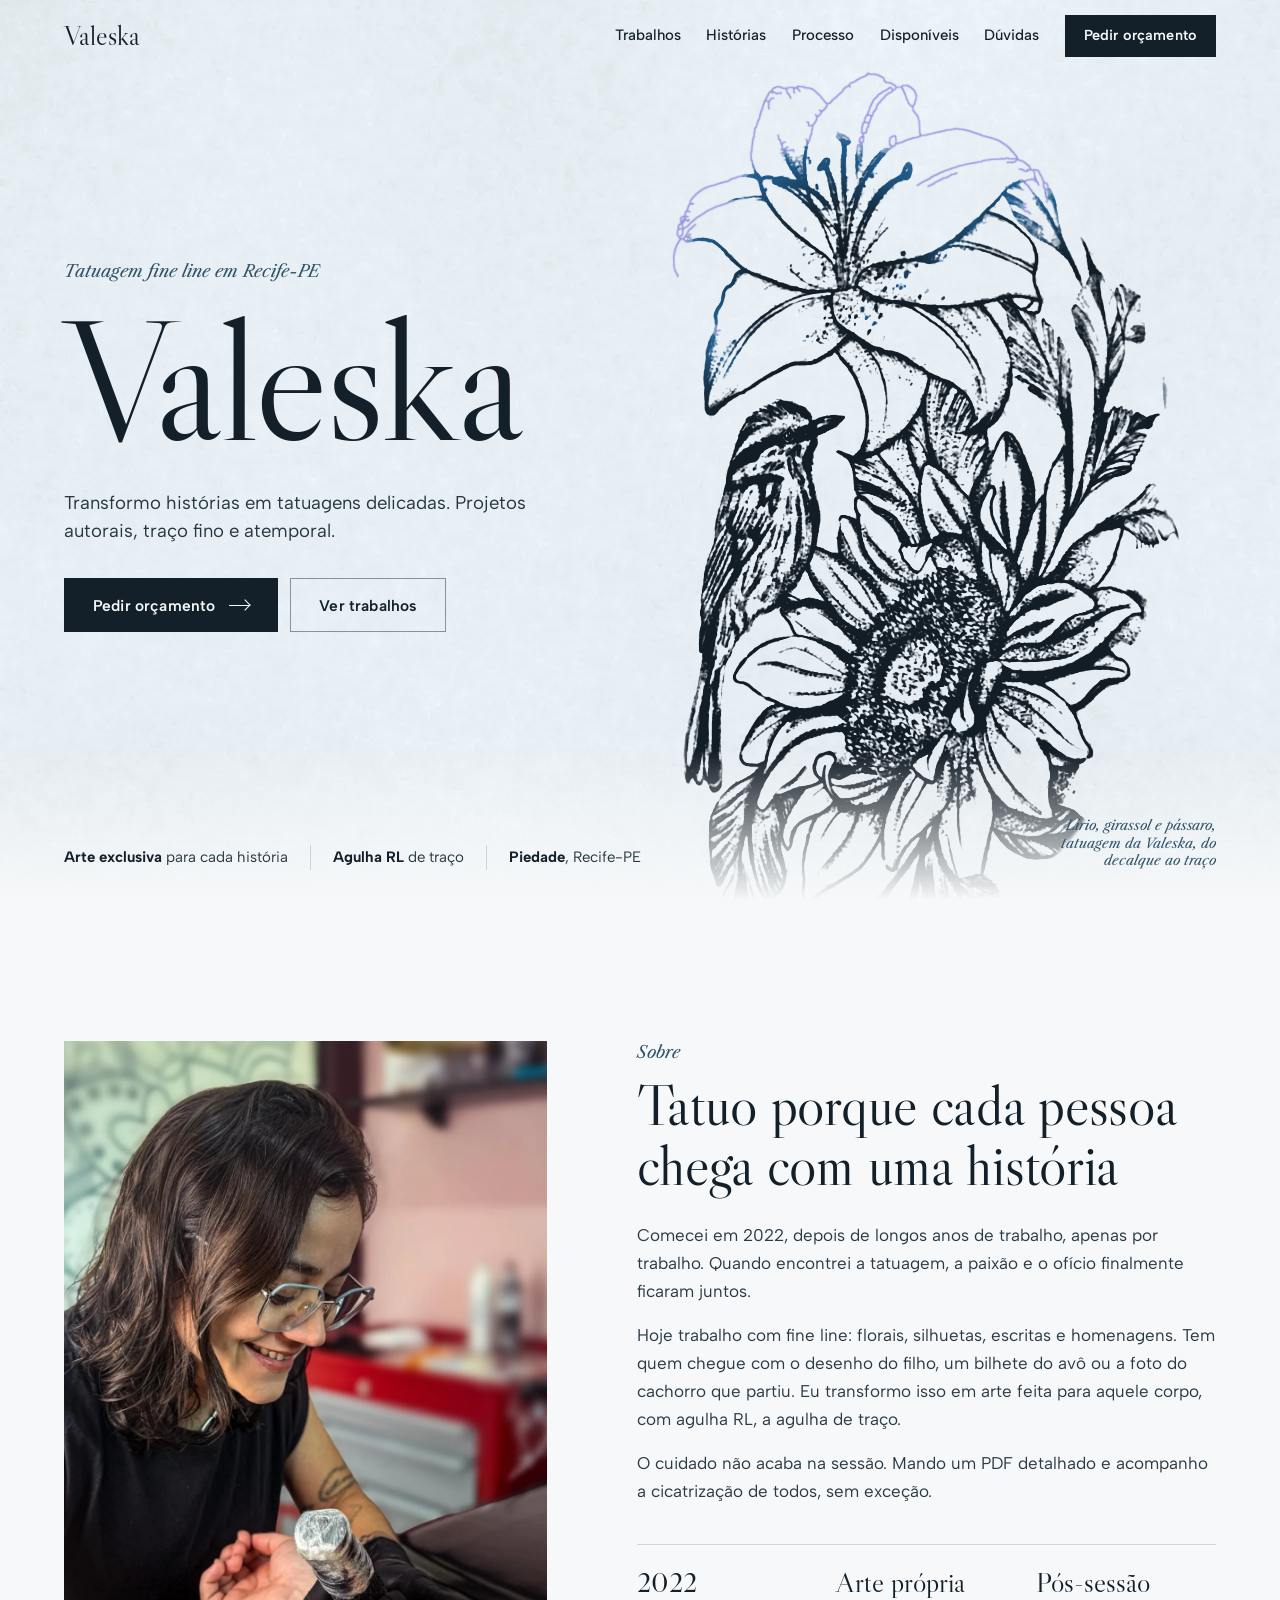
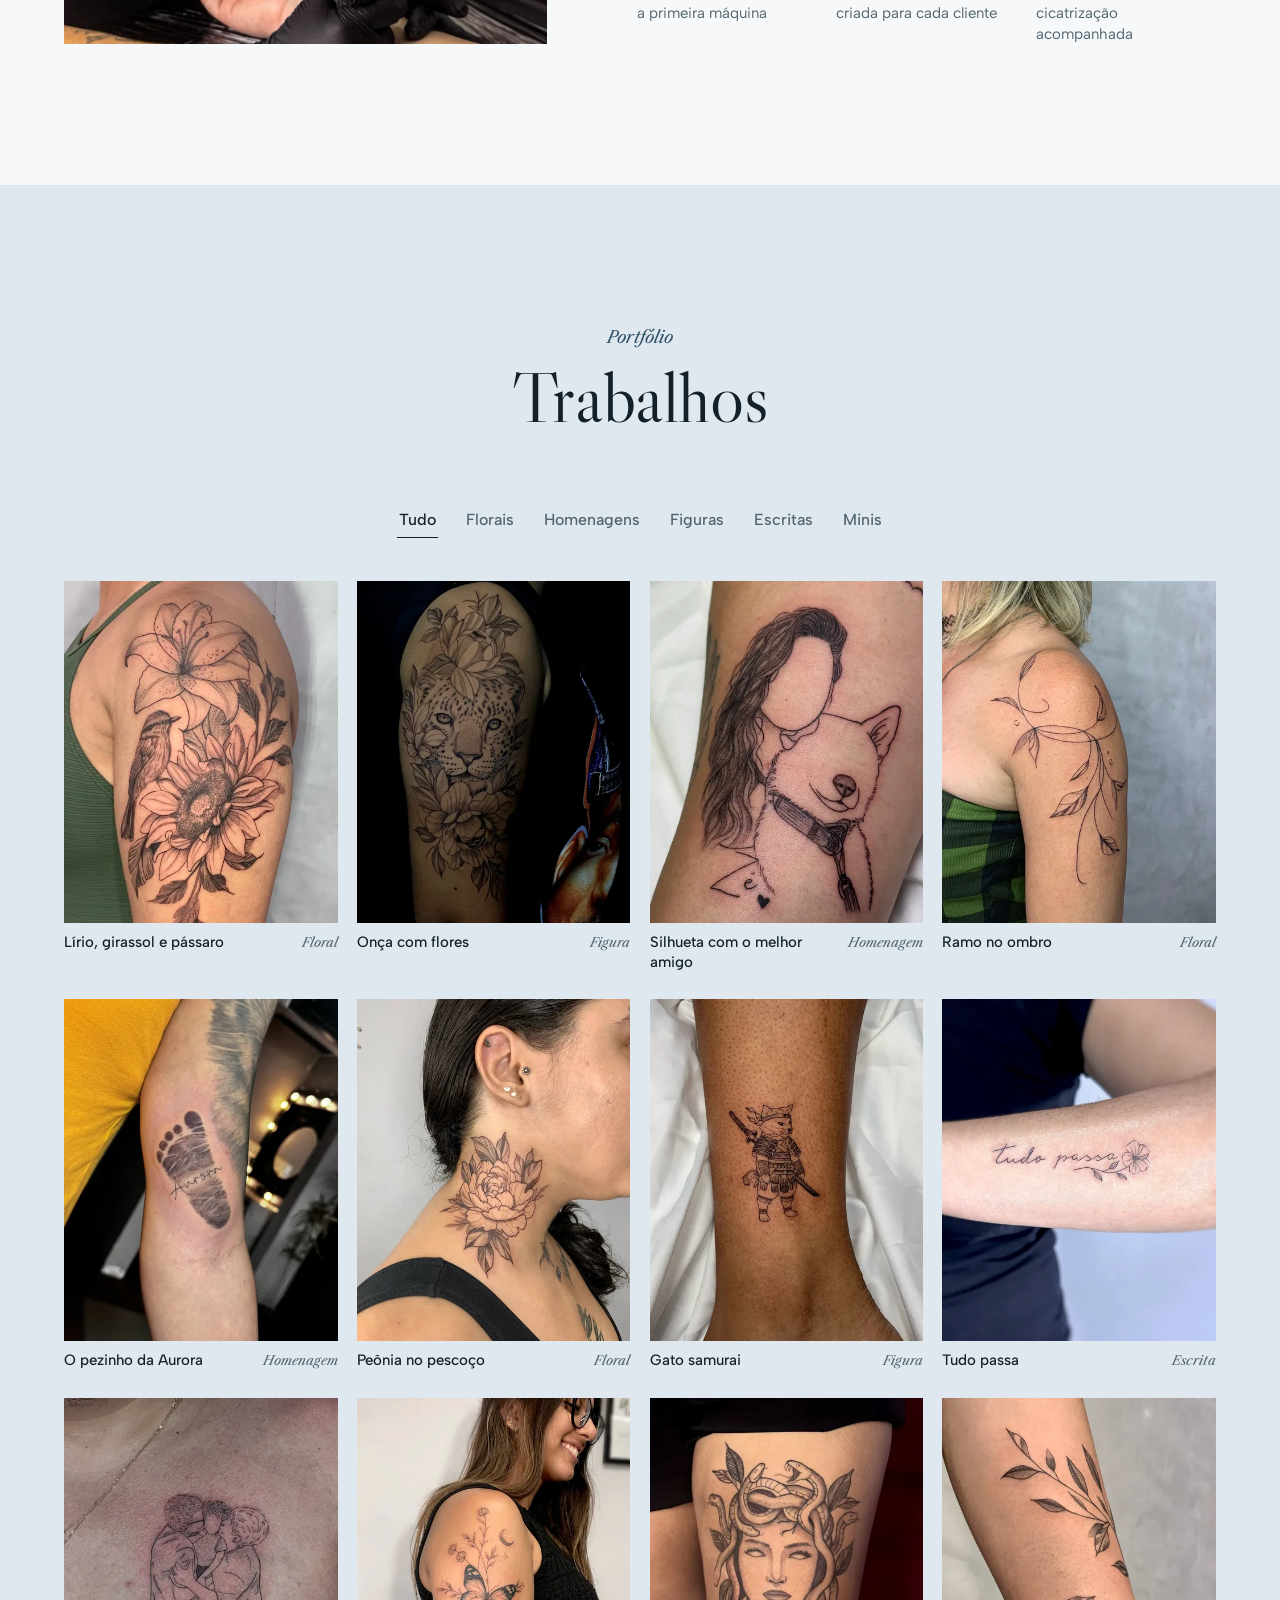
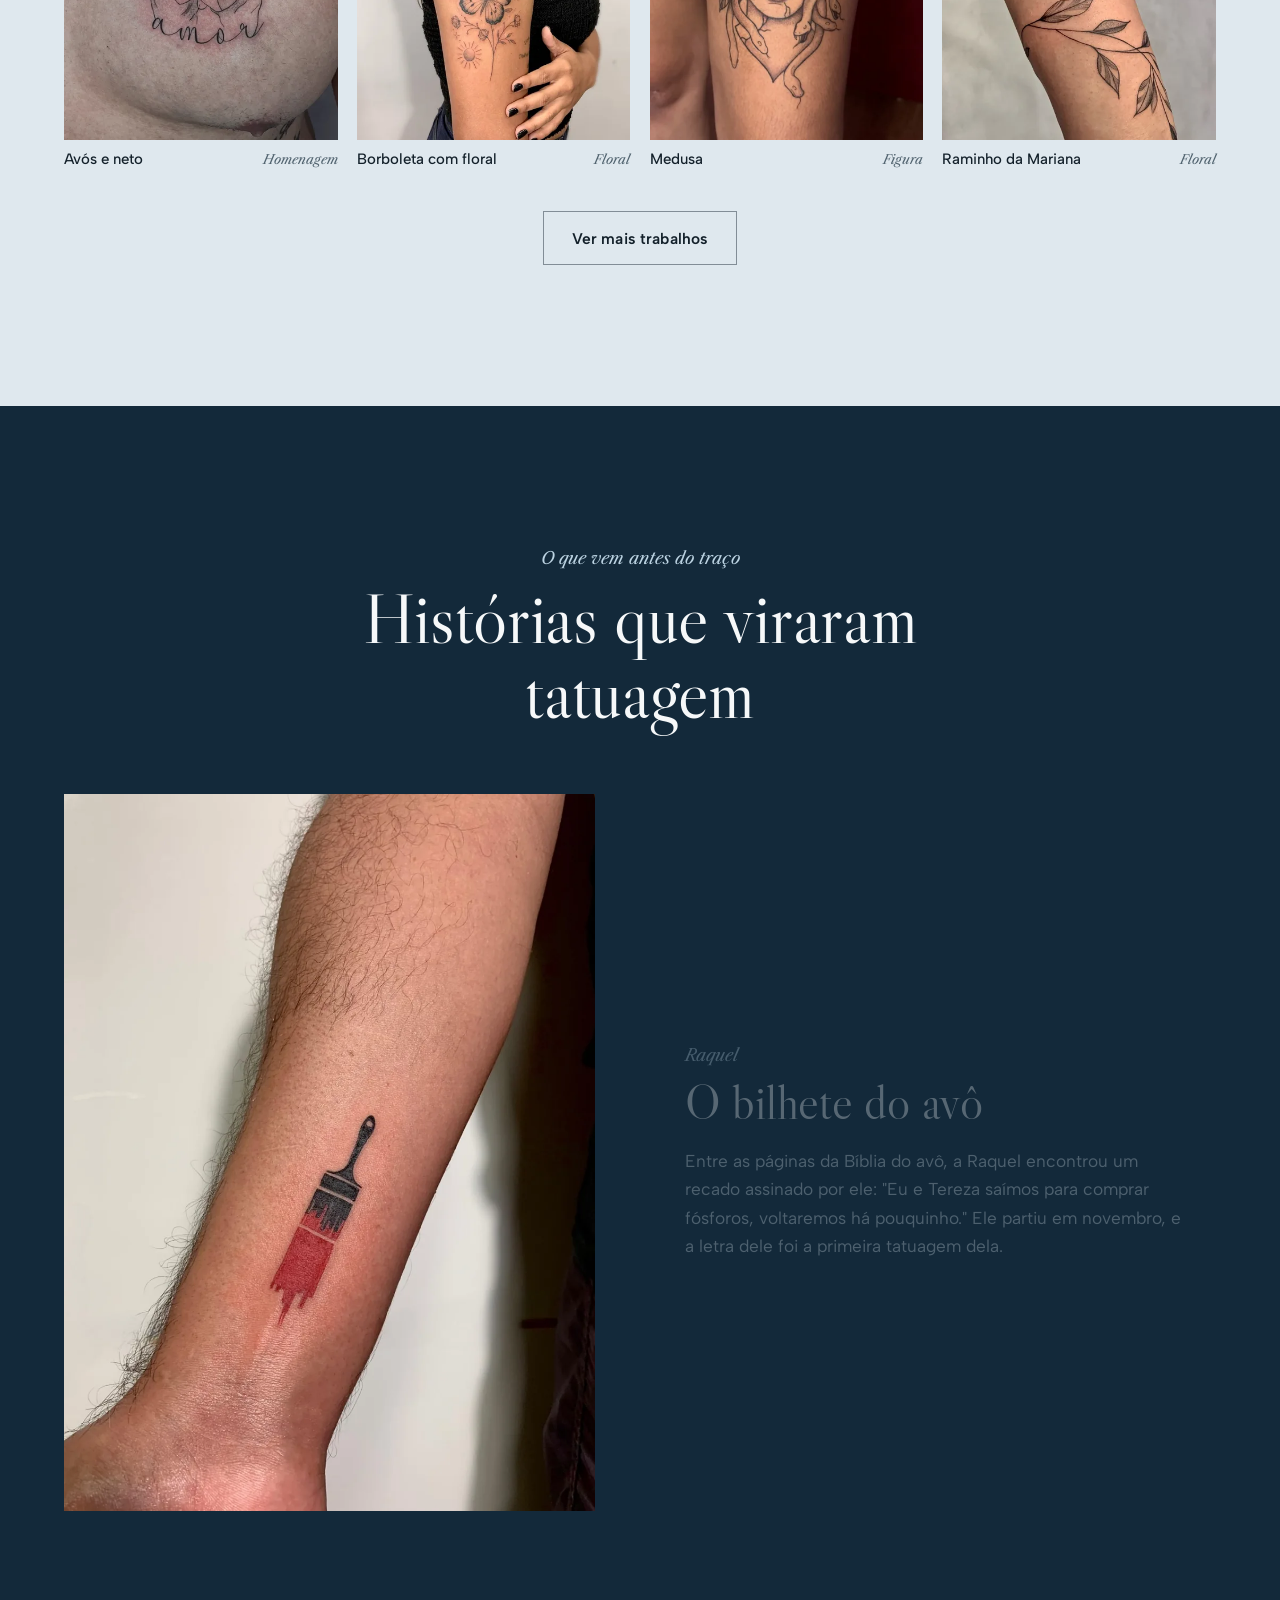
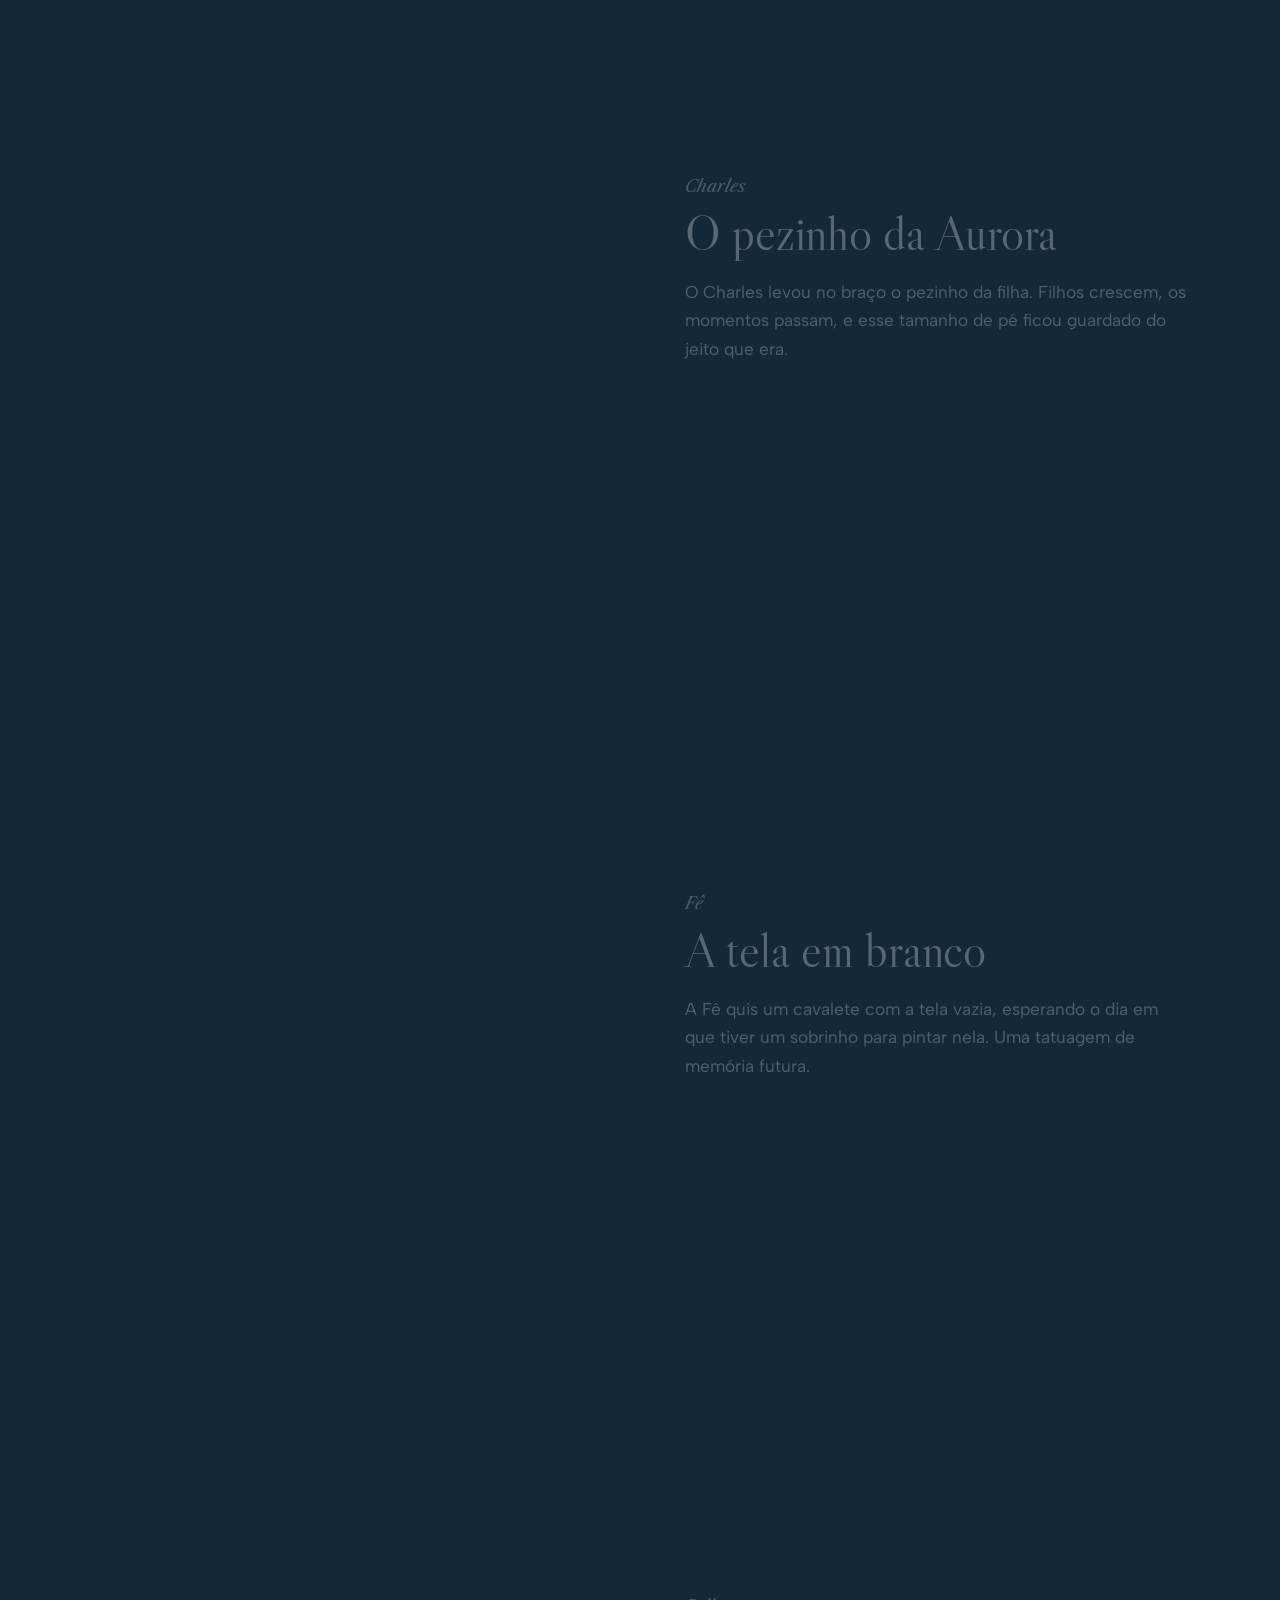
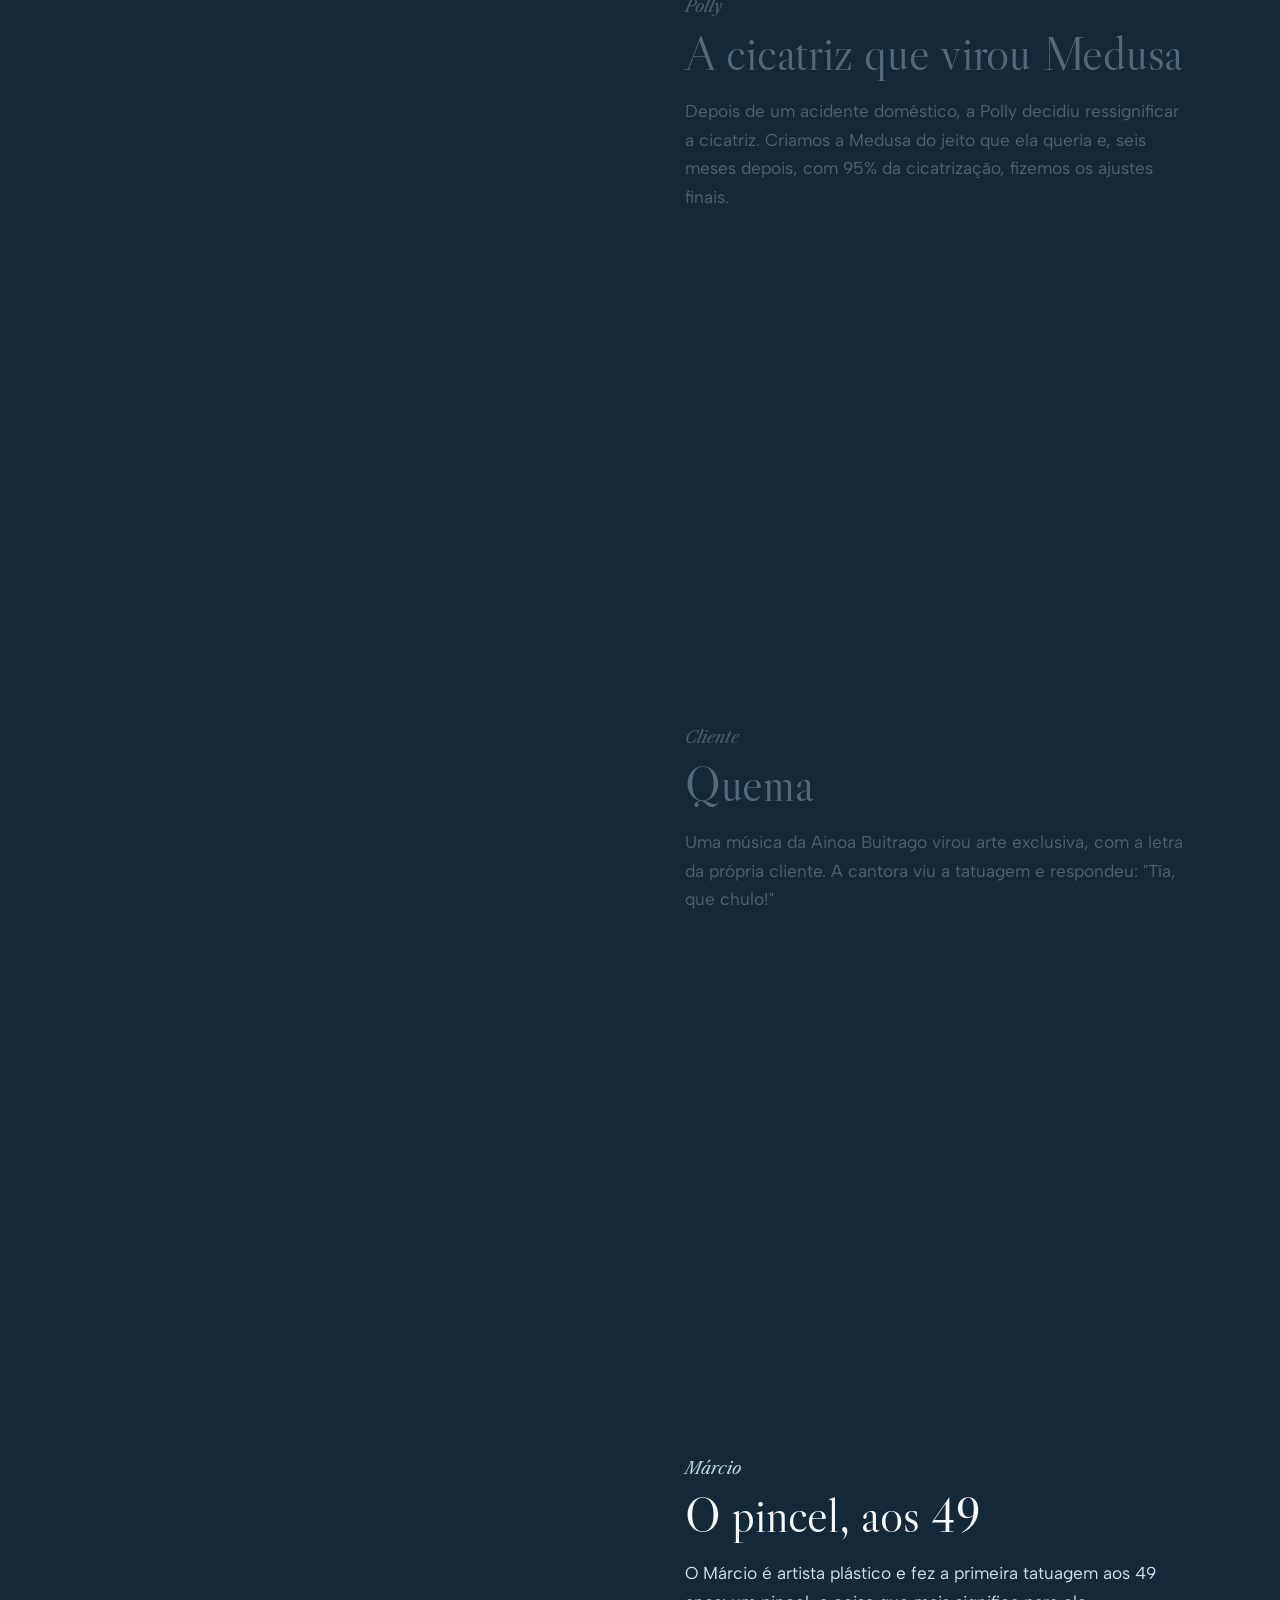
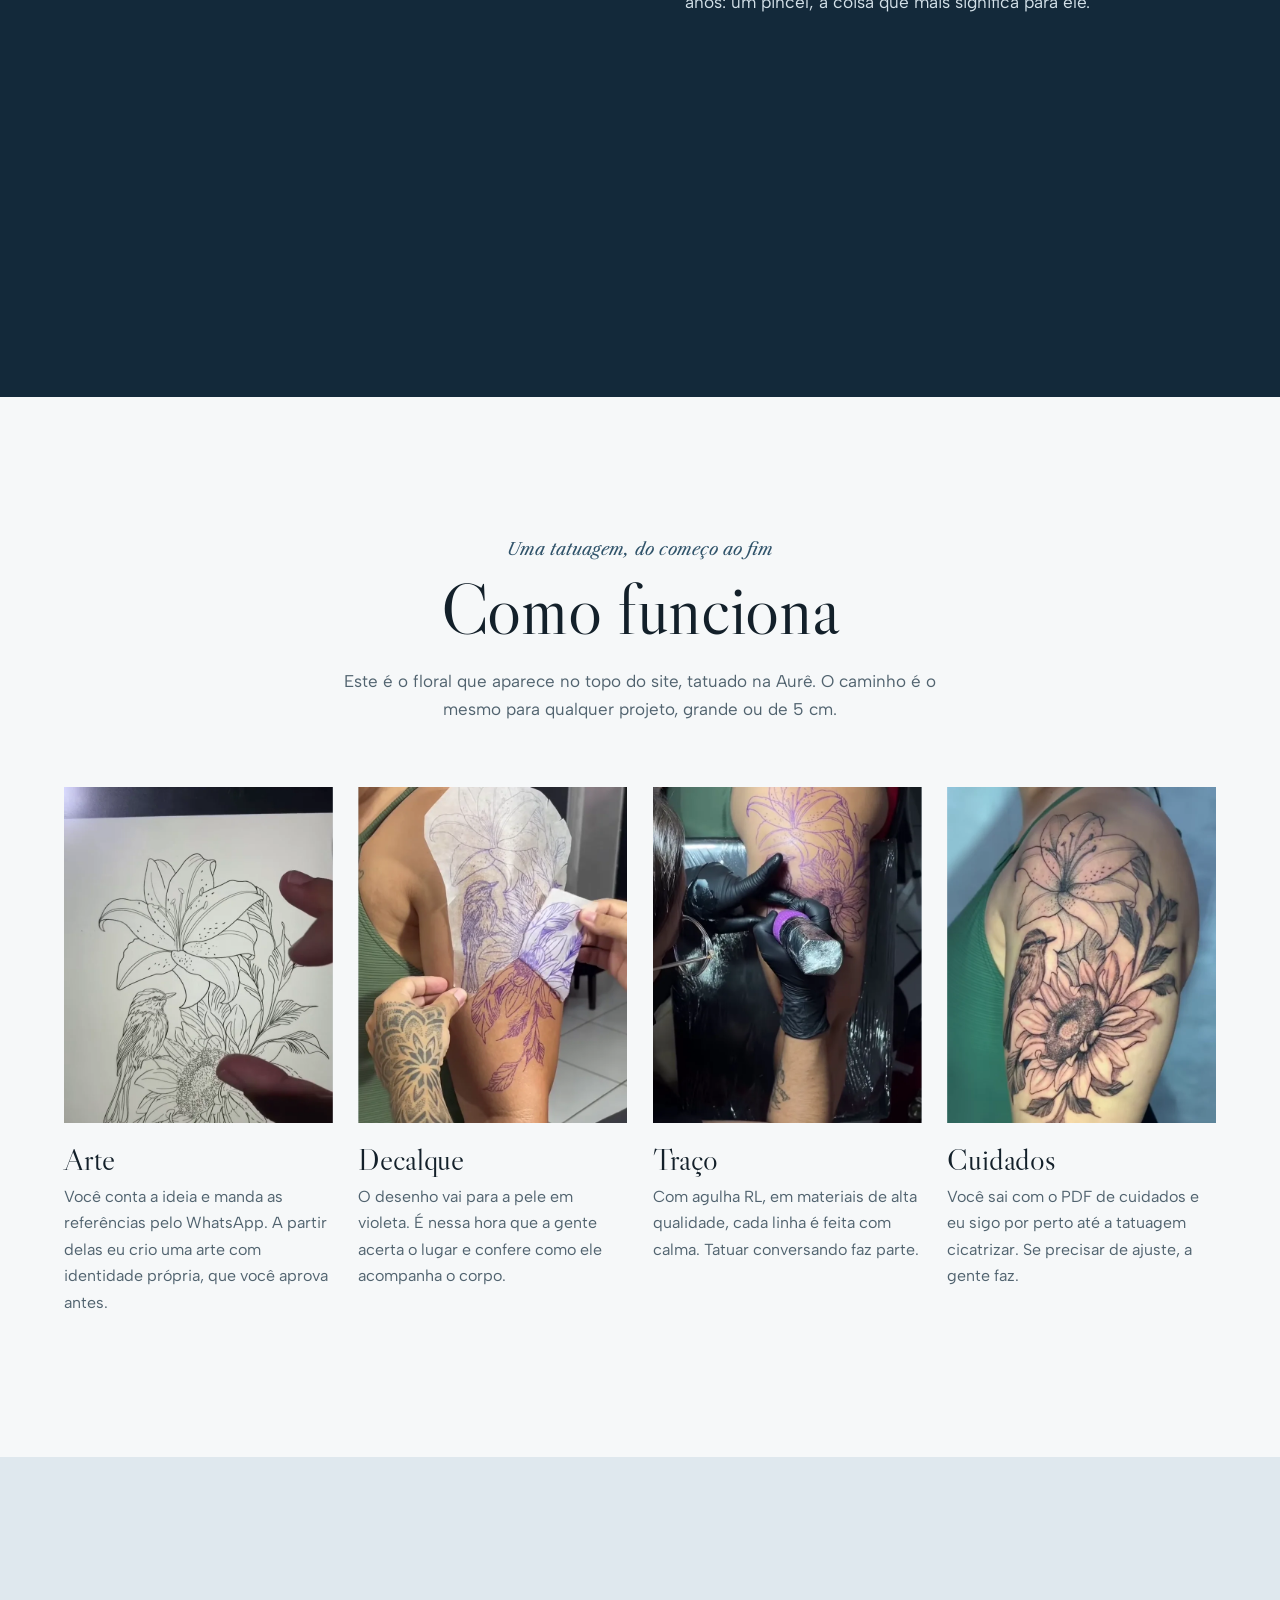
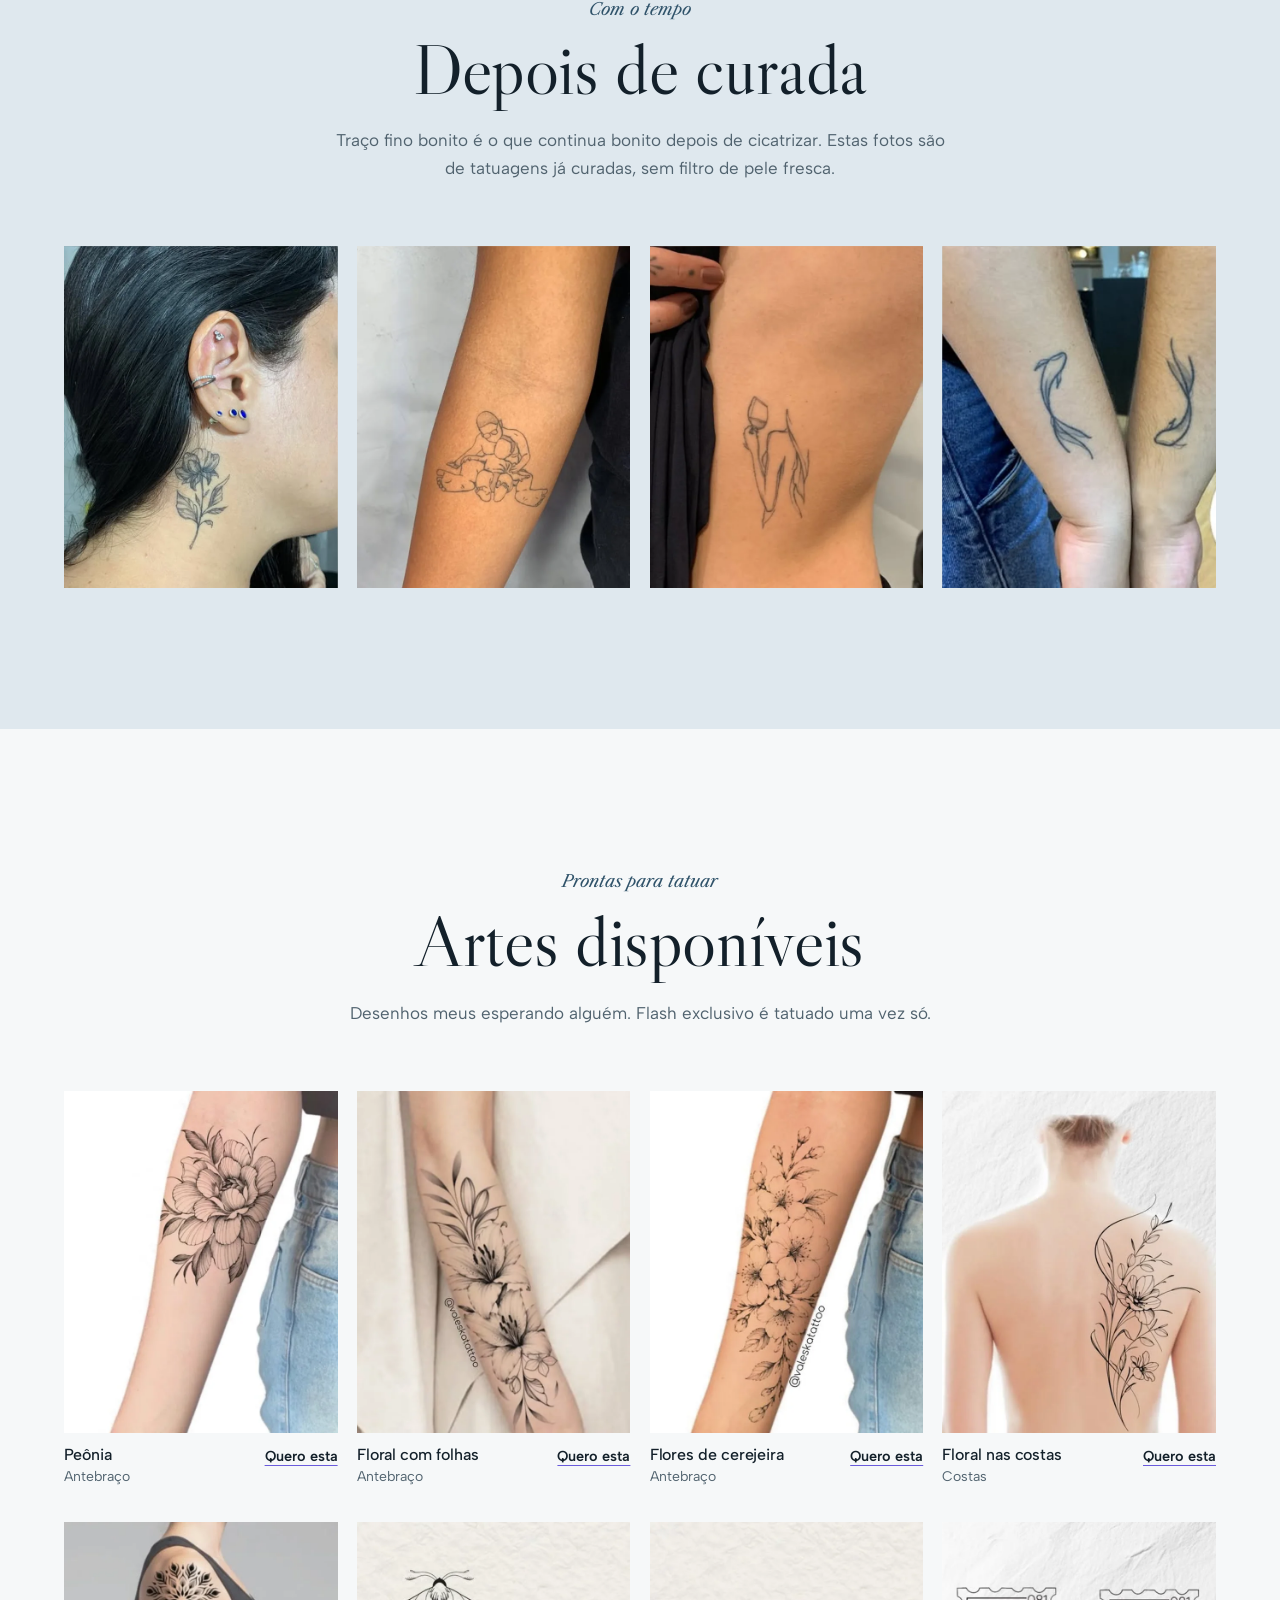
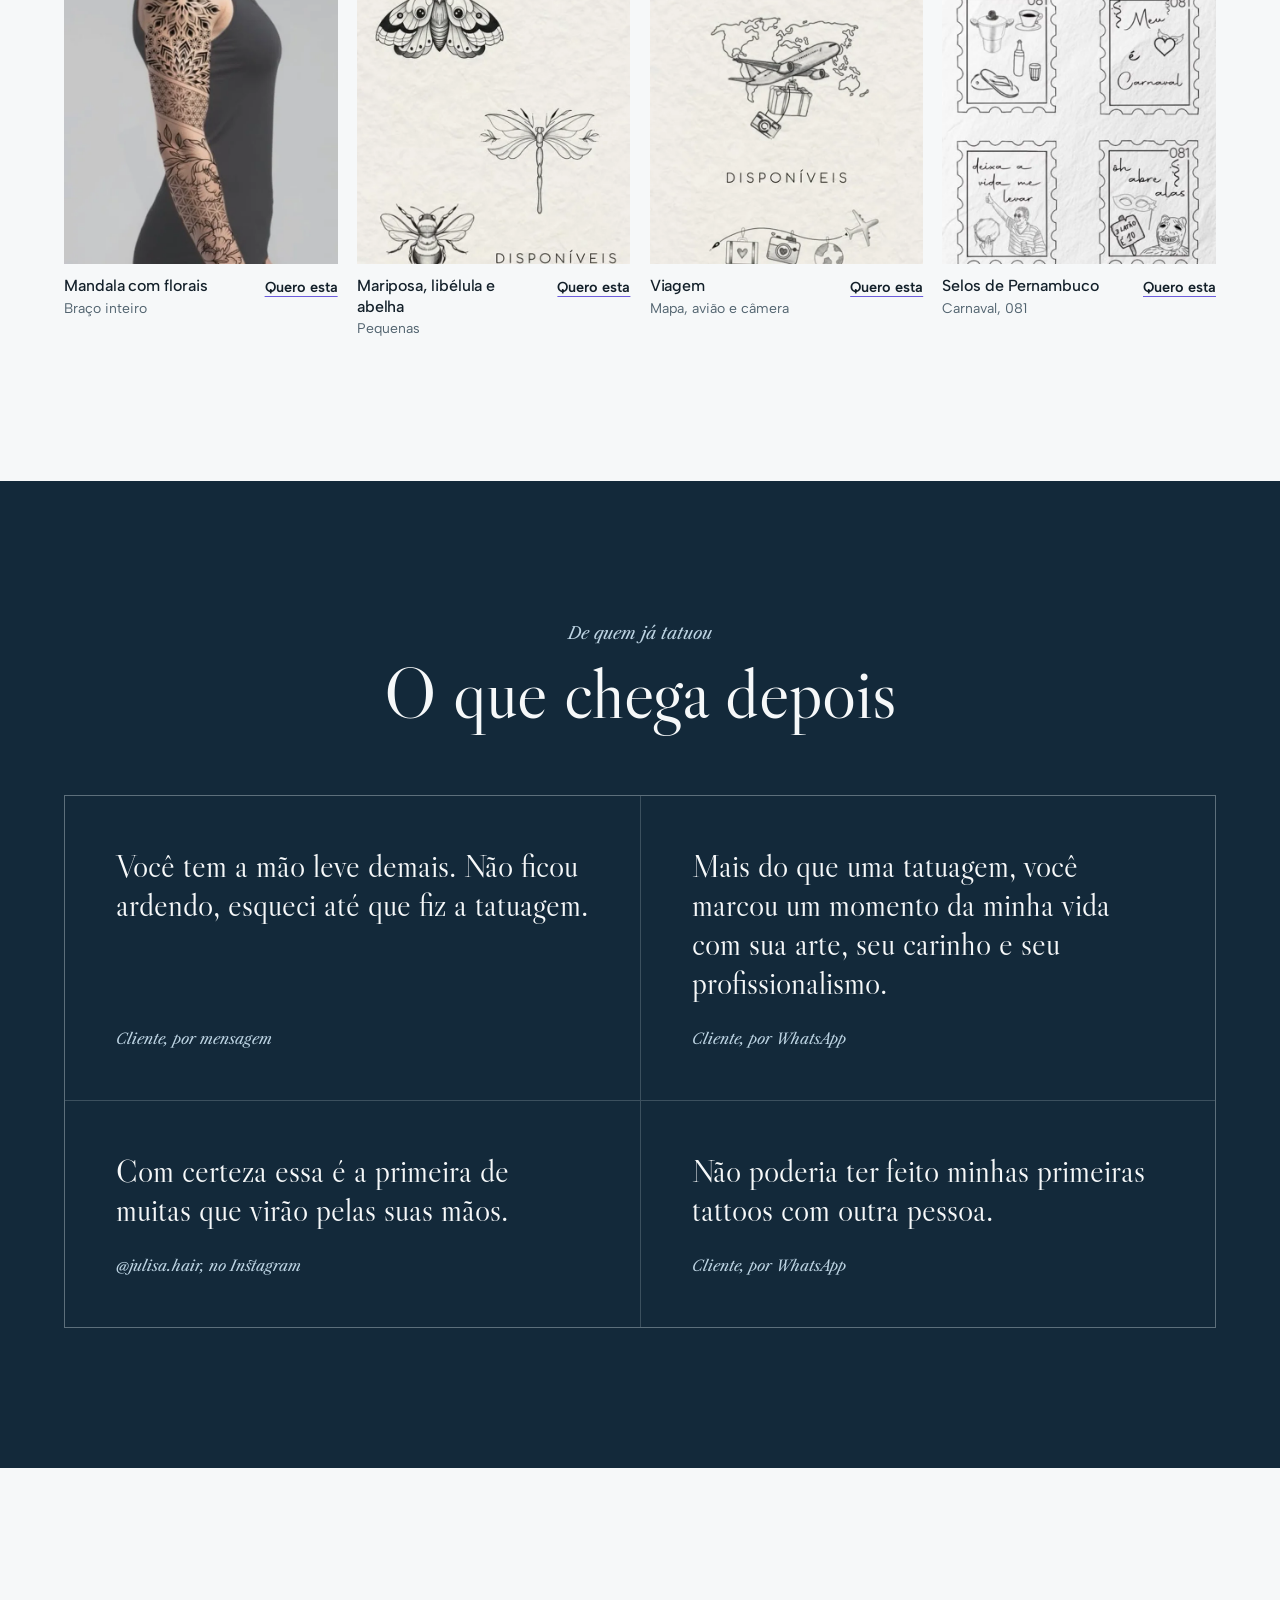
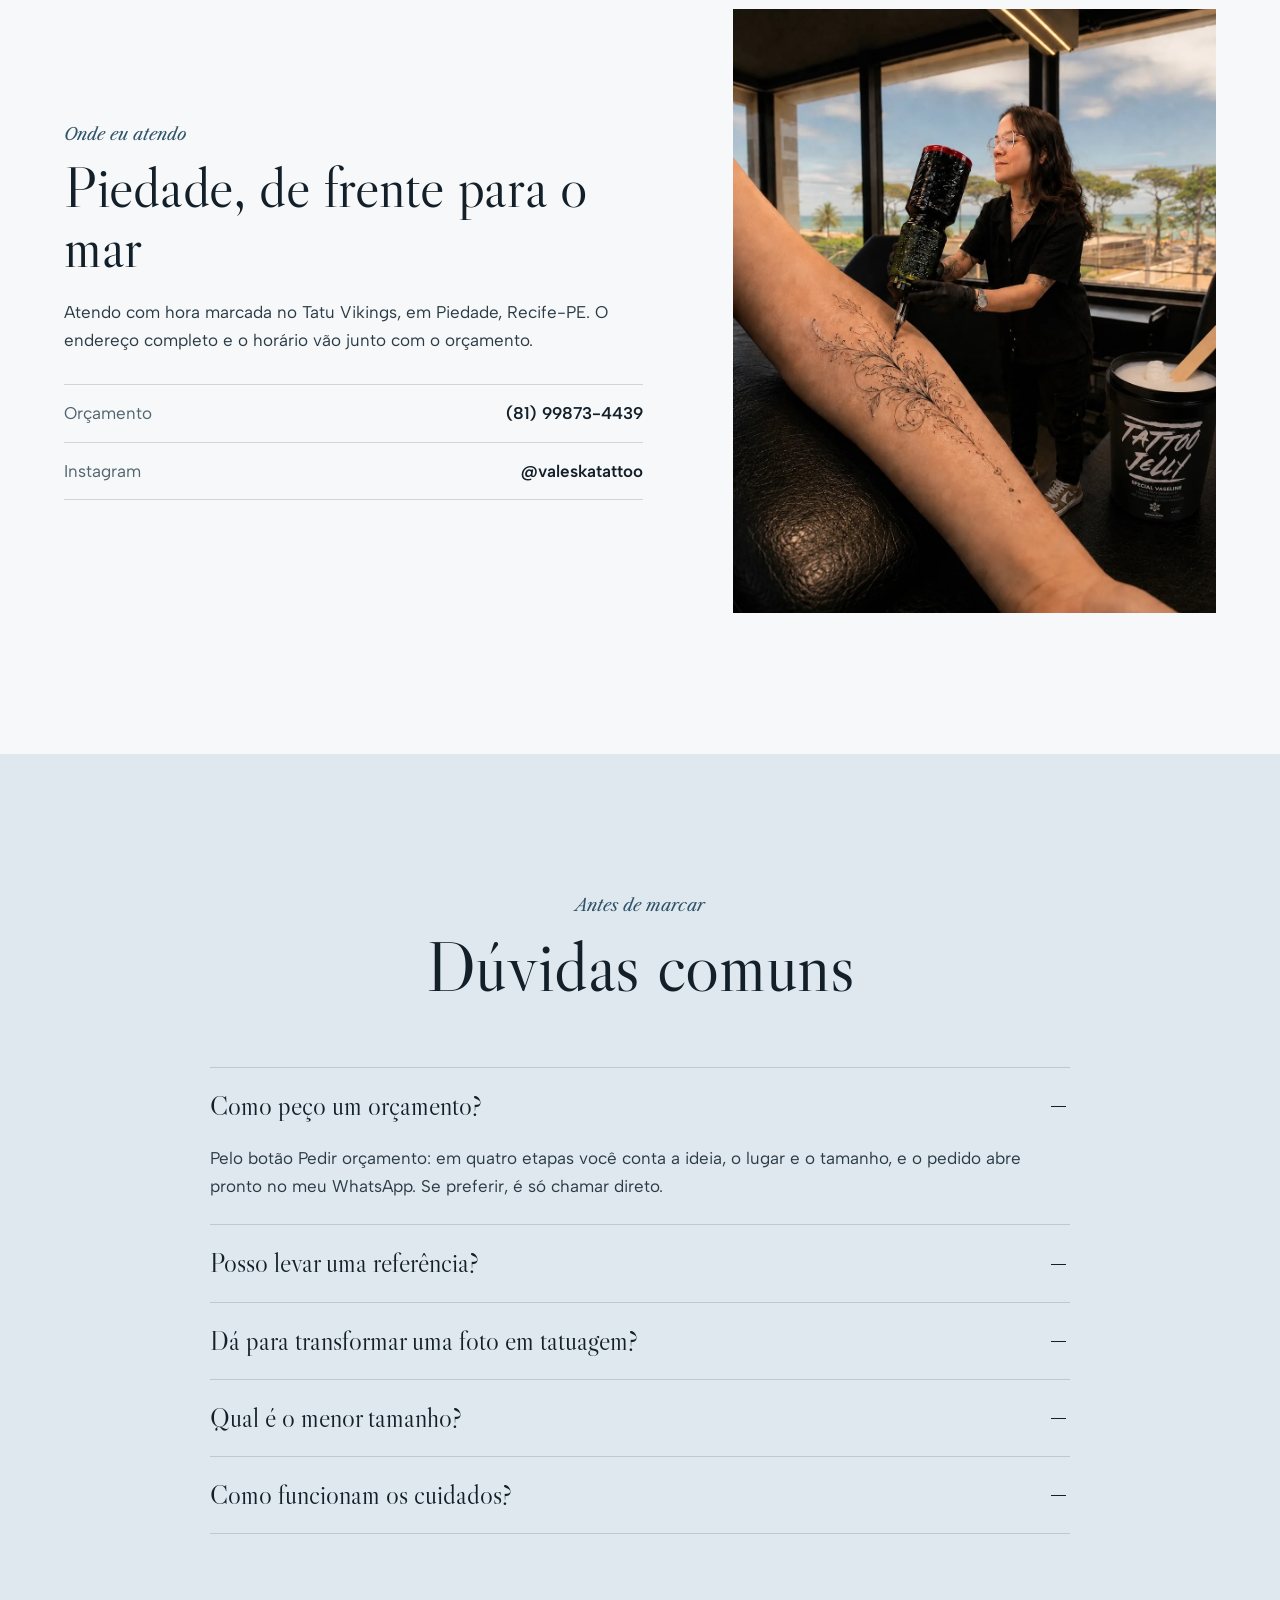
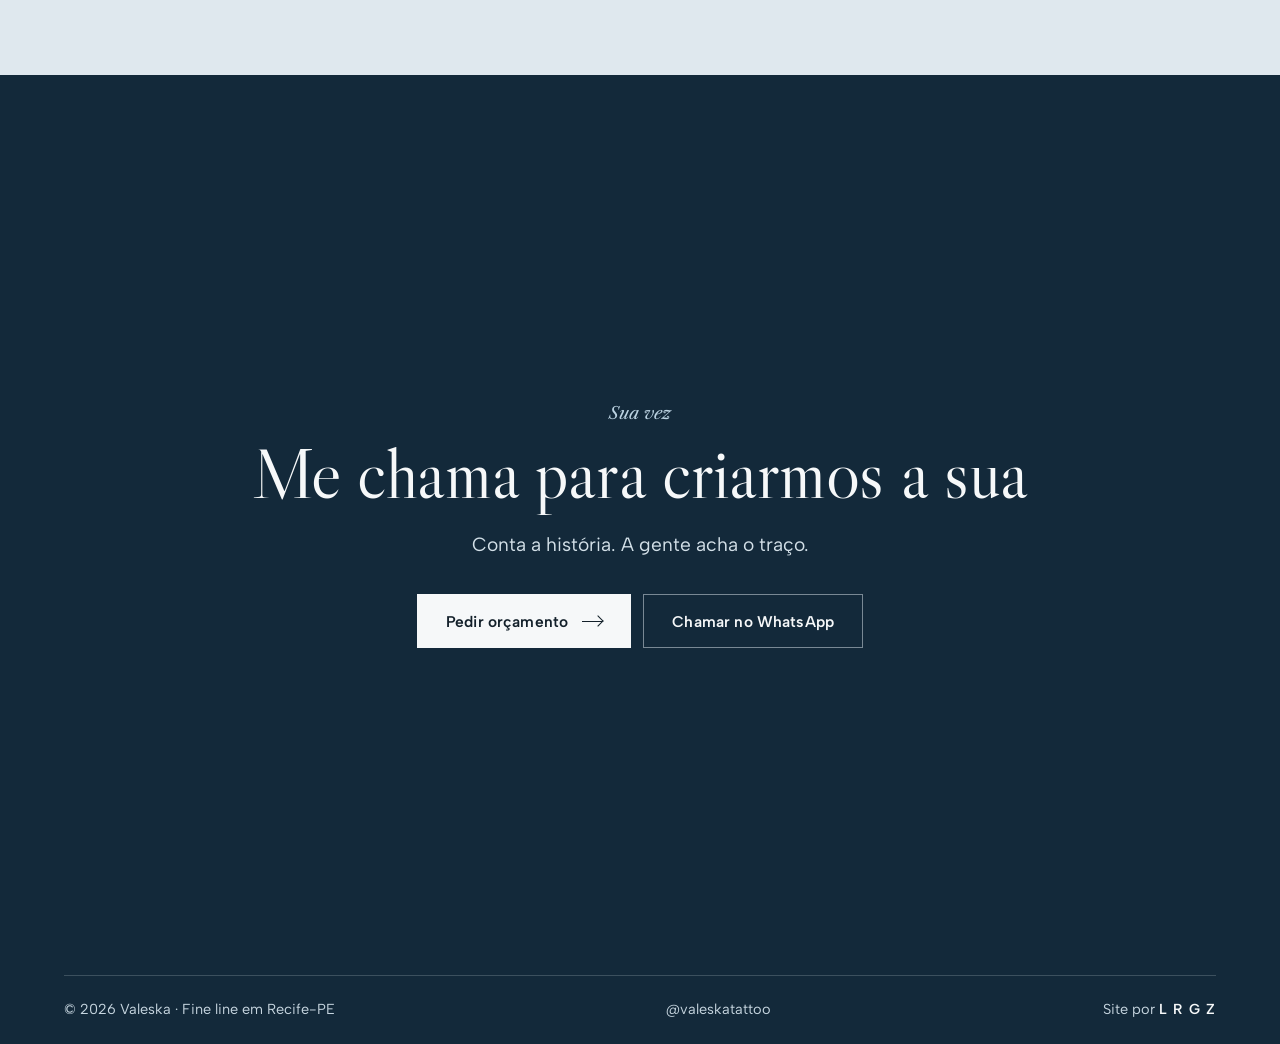
<file: index.html>
<!doctype html>
<html lang="pt-BR">
<head>
<meta charset="utf-8">
<meta name="viewport" content="width=device-width, initial-scale=1, viewport-fit=cover">
<title>Valeska · Tatuagem fine line em Recife-PE</title>
<meta name="description" content="Valeska transforma histórias em tatuagens delicadas: florais, silhuetas, escritas e homenagens em fine line, com arte exclusiva. Atendimento em Piedade, Recife-PE.">
<meta name="robots" content="noindex, nofollow">
<meta name="theme-color" content="#e7edf2">
<meta property="og:type" content="website">
<meta property="og:title" content="Valeska · Tatuagem fine line em Recife-PE">
<meta property="og:description" content="Transformo histórias em tatuagens delicadas. Projetos autorais, traço fino e atemporal.">
<meta property="og:image" content="https://azeugral.github.io/valeska-tattoo/og.jpg?v=1">
<link rel="icon" href="favicon.svg" type="image/svg+xml">
<link rel="apple-touch-icon" href="apple-touch-icon.png">
<link rel="preconnect" href="https://fonts.googleapis.com">
<link rel="preconnect" href="https://fonts.gstatic.com" crossorigin>
<link href="https://fonts.googleapis.com/css2?family=Albert+Sans:wght@400;500;600;700&family=Libre+Caslon+Display&family=Libre+Caslon+Text:ital@0;1&display=swap" rel="stylesheet">
<link rel="preload" as="image" href="assets/img/traco-largo-ini.webp" media="(orientation: landscape)" fetchpriority="high">
<link rel="preload" as="image" href="assets/img/traco-retrato-ini.webp" media="(orientation: portrait)" fetchpriority="high">
<link rel="preload" as="image" href="assets/img/traco-lirio.webp" media="(min-width: 1025px) and (pointer: fine)">
<link rel="stylesheet" href="assets/css/site.css?v=2">
</head>
<body>

<header class="topo" id="topo">
  <a class="marca" href="#inicio" aria-label="Valeska, início">Valeska</a>
  <nav class="nav" id="nav" aria-label="Seções">
    <a href="#trabalhos">Trabalhos</a>
    <a href="#historias">Histórias</a>
    <a href="#processo">Processo</a>
    <a href="#disponiveis">Disponíveis</a>
    <a href="#duvidas">Dúvidas</a>
    <a class="btn btn-sm nav-cta" href="agendar.html">Pedir orçamento</a>
  </nav>
  <button class="menu-btn" id="menu-btn" aria-label="Abrir menu" aria-expanded="false" aria-controls="nav"><span></span><span></span></button>
</header>

<main>
<section class="hero" id="inicio">
  <div class="hero-palco" aria-hidden="true">
    <img class="hero-poster" fetchpriority="high" src="assets/img/traco-largo-ini.webp" alt="" width="1280" height="720" data-ret-ini="assets/img/traco-retrato-ini.webp" data-ret-fim="assets/img/traco-retrato-fim.webp" data-lar-fim="assets/img/traco-largo-fim.webp">
    <canvas id="traco"></canvas>
  </div>
  <div class="hero-txt">
    <p class="chapeu entrada" style="--d:.15s">Tatuagem fine line em Recife-PE</p>
    <h1 class="hero-tit"><span class="linha"><span style="--d:.28s">Valeska</span></span></h1>
    <p class="hero-sub entrada" style="--d:.62s">Transformo histórias em tatuagens delicadas. Projetos autorais, traço fino e atemporal.</p>
    <div class="hero-btns entrada" style="--d:.76s">
      <a class="btn" href="agendar.html">Pedir orçamento <i aria-hidden="true"></i></a>
      <a class="btn btn-linha" href="#trabalhos">Ver trabalhos</a>
    </div>
  </div>
  <div class="hero-info entrada" style="--d:.95s">
    <p><b>Arte exclusiva</b> para cada história</p>
    <p><b>Agulha RL</b> de traço</p>
    <p><b>Piedade</b>, Recife-PE</p>
  </div>
  <p class="hero-leg entrada" style="--d:1.1s">Lírio, girassol e pássaro, tatuagem da Valeska, do decalque ao traço</p>
</section>

<section class="sobre secao branco" id="sobre">
  <div class="sobre-grade">
    <figure class="sobre-foto revela"><img style="background:url([data-uri]) center/cover" src="assets/img/sobre.webp" alt="Valeska sorrindo enquanto tatua um antebraço" width="1080" height="1350" loading="lazy" decoding="async"></figure>
    <div class="sobre-txt entra">
      <p class="chapeu">Sobre</p>
      <h2>Tatuo porque cada pessoa chega com uma história</h2>
      <p>Comecei em 2022, depois de longos anos de trabalho, apenas por trabalho. Quando encontrei a tatuagem, a paixão e o ofício finalmente ficaram juntos.</p>
      <p>Hoje trabalho com fine line: florais, silhuetas, escritas e homenagens. Tem quem chegue com o desenho do filho, um bilhete do avô ou a foto do cachorro que partiu. Eu transformo isso em arte feita para aquele corpo, com agulha RL, a agulha de traço.</p>
      <p>O cuidado não acaba na sessão. Mando um PDF detalhado e acompanho a cicatrização de todos, sem exceção.</p>
      <dl class="fatos">
        <div><dt>2022</dt><dd>a primeira máquina</dd></div>
        <div><dt>Arte própria</dt><dd>criada para cada cliente</dd></div>
        <div><dt>Pós-sessão</dt><dd>cicatrização acompanhada</dd></div>
      </dl>
    </div>
  </div>
</section>

<section class="trabalhos secao nevoa" id="trabalhos">
  <div class="cab entra">
    <p class="chapeu">Portfólio</p>
    <h2>Trabalhos</h2>
  </div>
  <div class="filtros entra" role="group" aria-label="Filtrar trabalhos">
    <button class="filtro ativo" data-f="tudo" aria-pressed="true">Tudo</button>
    <button class="filtro" data-f="floral" aria-pressed="false">Florais</button>
    <button class="filtro" data-f="homenagem" aria-pressed="false">Homenagens</button>
    <button class="filtro" data-f="figura" aria-pressed="false">Figuras</button>
    <button class="filtro" data-f="escrita" aria-pressed="false">Escritas</button>
    <button class="filtro" data-f="mini" aria-pressed="false">Minis</button>
  </div>
  <ul class="obras" id="obras" aria-label="Trabalhos">
    <li class="obra" data-cat="floral"><button class="obra-btn" data-g="assets/img/full/obras-01.webp" data-leg="Lírio, girassol e pássaro" data-det="Floral" aria-label="Ampliar: Lírio, girassol e pássaro">
      <span class="obra-img"><img style="background:url([data-uri]) center/cover" src="assets/img/obras/01-p.webp" srcset="assets/img/obras/01-p.webp 480w, assets/img/obras/01.webp 960w" sizes="(max-width: 700px) 46vw, (max-width: 1100px) 33vw, 25vw" alt="Lírio, girassol e pássaro" width="480" height="600" loading="lazy" decoding="async" draggable="false"></span>
      <span class="obra-leg"><b>Lírio, girassol e pássaro</b><small>Floral</small></span></button></li>
    <li class="obra" data-cat="figura"><button class="obra-btn" data-g="assets/img/full/obras-02.webp" data-leg="Onça com flores" data-det="Figura" aria-label="Ampliar: Onça com flores">
      <span class="obra-img"><img style="background:url([data-uri]) center/cover" src="assets/img/obras/02-p.webp" srcset="assets/img/obras/02-p.webp 480w, assets/img/obras/02.webp 960w" sizes="(max-width: 700px) 46vw, (max-width: 1100px) 33vw, 25vw" alt="Onça com flores" width="480" height="600" loading="lazy" decoding="async" draggable="false"></span>
      <span class="obra-leg"><b>Onça com flores</b><small>Figura</small></span></button></li>
    <li class="obra" data-cat="homenagem"><button class="obra-btn" data-g="assets/img/full/obras-03.webp" data-leg="Silhueta com o melhor amigo" data-det="Homenagem" aria-label="Ampliar: Silhueta com o melhor amigo">
      <span class="obra-img"><img style="background:url([data-uri]) center/cover" src="assets/img/obras/03-p.webp" srcset="assets/img/obras/03-p.webp 480w, assets/img/obras/03.webp 960w" sizes="(max-width: 700px) 46vw, (max-width: 1100px) 33vw, 25vw" alt="Silhueta com o melhor amigo" width="480" height="600" loading="lazy" decoding="async" draggable="false"></span>
      <span class="obra-leg"><b>Silhueta com o melhor amigo</b><small>Homenagem</small></span></button></li>
    <li class="obra" data-cat="floral"><button class="obra-btn" data-g="assets/img/full/obras-04.webp" data-leg="Ramo no ombro" data-det="Floral" aria-label="Ampliar: Ramo no ombro">
      <span class="obra-img"><img style="background:url([data-uri]) center/cover" src="assets/img/obras/04-p.webp" srcset="assets/img/obras/04-p.webp 480w, assets/img/obras/04.webp 960w" sizes="(max-width: 700px) 46vw, (max-width: 1100px) 33vw, 25vw" alt="Ramo no ombro" width="480" height="600" loading="lazy" decoding="async" draggable="false"></span>
      <span class="obra-leg"><b>Ramo no ombro</b><small>Floral</small></span></button></li>
    <li class="obra" data-cat="homenagem"><button class="obra-btn" data-g="assets/img/full/obras-05.webp" data-leg="O pezinho da Aurora" data-det="Homenagem" aria-label="Ampliar: O pezinho da Aurora">
      <span class="obra-img"><img style="background:url([data-uri]) center/cover" src="assets/img/obras/05-p.webp" srcset="assets/img/obras/05-p.webp 480w, assets/img/obras/05.webp 960w" sizes="(max-width: 700px) 46vw, (max-width: 1100px) 33vw, 25vw" alt="O pezinho da Aurora" width="480" height="600" loading="lazy" decoding="async" draggable="false"></span>
      <span class="obra-leg"><b>O pezinho da Aurora</b><small>Homenagem</small></span></button></li>
    <li class="obra" data-cat="floral"><button class="obra-btn" data-g="assets/img/full/obras-06.webp" data-leg="Peônia no pescoço" data-det="Floral" aria-label="Ampliar: Peônia no pescoço">
      <span class="obra-img"><img style="background:url([data-uri]) center/cover" src="assets/img/obras/06-p.webp" srcset="assets/img/obras/06-p.webp 480w, assets/img/obras/06.webp 960w" sizes="(max-width: 700px) 46vw, (max-width: 1100px) 33vw, 25vw" alt="Peônia no pescoço" width="480" height="600" loading="lazy" decoding="async" draggable="false"></span>
      <span class="obra-leg"><b>Peônia no pescoço</b><small>Floral</small></span></button></li>
    <li class="obra" data-cat="figura"><button class="obra-btn" data-g="assets/img/full/obras-07.webp" data-leg="Gato samurai" data-det="Figura" aria-label="Ampliar: Gato samurai">
      <span class="obra-img"><img style="background:url([data-uri]) center/cover" src="assets/img/obras/07-p.webp" srcset="assets/img/obras/07-p.webp 480w, assets/img/obras/07.webp 960w" sizes="(max-width: 700px) 46vw, (max-width: 1100px) 33vw, 25vw" alt="Gato samurai" width="480" height="600" loading="lazy" decoding="async" draggable="false"></span>
      <span class="obra-leg"><b>Gato samurai</b><small>Figura</small></span></button></li>
    <li class="obra" data-cat="escrita"><button class="obra-btn" data-g="assets/img/full/obras-08.webp" data-leg="Tudo passa" data-det="Escrita" aria-label="Ampliar: Tudo passa">
      <span class="obra-img"><img style="background:url([data-uri]) center/cover" src="assets/img/obras/08-p.webp" srcset="assets/img/obras/08-p.webp 480w, assets/img/obras/08.webp 960w" sizes="(max-width: 700px) 46vw, (max-width: 1100px) 33vw, 25vw" alt="Tudo passa" width="480" height="600" loading="lazy" decoding="async" draggable="false"></span>
      <span class="obra-leg"><b>Tudo passa</b><small>Escrita</small></span></button></li>
    <li class="obra" data-cat="homenagem"><button class="obra-btn" data-g="assets/img/full/obras-09.webp" data-leg="Avós e neto" data-det="Homenagem" aria-label="Ampliar: Avós e neto">
      <span class="obra-img"><img style="background:url([data-uri]) center/cover" src="assets/img/obras/09-p.webp" srcset="assets/img/obras/09-p.webp 480w, assets/img/obras/09.webp 960w" sizes="(max-width: 700px) 46vw, (max-width: 1100px) 33vw, 25vw" alt="Avós e neto" width="480" height="600" loading="lazy" decoding="async" draggable="false"></span>
      <span class="obra-leg"><b>Avós e neto</b><small>Homenagem</small></span></button></li>
    <li class="obra" data-cat="floral"><button class="obra-btn" data-g="assets/img/full/obras-10.webp" data-leg="Borboleta com floral" data-det="Floral" aria-label="Ampliar: Borboleta com floral">
      <span class="obra-img"><img style="background:url([data-uri]) center/cover" src="assets/img/obras/10-p.webp" srcset="assets/img/obras/10-p.webp 480w, assets/img/obras/10.webp 960w" sizes="(max-width: 700px) 46vw, (max-width: 1100px) 33vw, 25vw" alt="Borboleta com floral" width="480" height="600" loading="lazy" decoding="async" draggable="false"></span>
      <span class="obra-leg"><b>Borboleta com floral</b><small>Floral</small></span></button></li>
    <li class="obra" data-cat="figura"><button class="obra-btn" data-g="assets/img/full/obras-11.webp" data-leg="Medusa" data-det="Figura" aria-label="Ampliar: Medusa">
      <span class="obra-img"><img style="background:url([data-uri]) center/cover" src="assets/img/obras/11-p.webp" srcset="assets/img/obras/11-p.webp 480w, assets/img/obras/11.webp 960w" sizes="(max-width: 700px) 46vw, (max-width: 1100px) 33vw, 25vw" alt="Medusa" width="480" height="600" loading="lazy" decoding="async" draggable="false"></span>
      <span class="obra-leg"><b>Medusa</b><small>Figura</small></span></button></li>
    <li class="obra" data-cat="floral"><button class="obra-btn" data-g="assets/img/full/obras-12.webp" data-leg="Raminho da Mariana" data-det="Floral" aria-label="Ampliar: Raminho da Mariana">
      <span class="obra-img"><img style="background:url([data-uri]) center/cover" src="assets/img/obras/12-p.webp" srcset="assets/img/obras/12-p.webp 480w, assets/img/obras/12.webp 960w" sizes="(max-width: 700px) 46vw, (max-width: 1100px) 33vw, 25vw" alt="Raminho da Mariana" width="480" height="600" loading="lazy" decoding="async" draggable="false"></span>
      <span class="obra-leg"><b>Raminho da Mariana</b><small>Floral</small></span></button></li>
    <li class="obra" data-cat="mini"><button class="obra-btn" data-g="assets/img/full/obras-13.webp" data-leg="Gatinhos" data-det="Mini" aria-label="Ampliar: Gatinhos">
      <span class="obra-img"><img style="background:url([data-uri]) center/cover" src="assets/img/obras/13-p.webp" srcset="assets/img/obras/13-p.webp 480w, assets/img/obras/13.webp 960w" sizes="(max-width: 700px) 46vw, (max-width: 1100px) 33vw, 25vw" alt="Gatinhos" width="480" height="600" loading="lazy" decoding="async" draggable="false"></span>
      <span class="obra-leg"><b>Gatinhos</b><small>Mini</small></span></button></li>
    <li class="obra" data-cat="homenagem"><button class="obra-btn" data-g="assets/img/full/obras-14.webp" data-leg="A mãozinha da Mainha" data-det="Homenagem" aria-label="Ampliar: A mãozinha da Mainha">
      <span class="obra-img"><img style="background:url([data-uri]) center/cover" src="assets/img/obras/14-p.webp" srcset="assets/img/obras/14-p.webp 480w, assets/img/obras/14.webp 960w" sizes="(max-width: 700px) 46vw, (max-width: 1100px) 33vw, 25vw" alt="A mãozinha da Mainha" width="480" height="600" loading="lazy" decoding="async" draggable="false"></span>
      <span class="obra-leg"><b>A mãozinha da Mainha</b><small>Homenagem</small></span></button></li>
    <li class="obra" data-cat="floral"><button class="obra-btn" data-g="assets/img/full/obras-15.webp" data-leg="Borboleta e rosas" data-det="Floral" aria-label="Ampliar: Borboleta e rosas">
      <span class="obra-img"><img style="background:url([data-uri]) center/cover" src="assets/img/obras/15-p.webp" srcset="assets/img/obras/15-p.webp 480w, assets/img/obras/15.webp 960w" sizes="(max-width: 700px) 46vw, (max-width: 1100px) 33vw, 25vw" alt="Borboleta e rosas" width="480" height="600" loading="lazy" decoding="async" draggable="false"></span>
      <span class="obra-leg"><b>Borboleta e rosas</b><small>Floral</small></span></button></li>
    <li class="obra" data-cat="homenagem"><button class="obra-btn" data-g="assets/img/full/obras-16.webp" data-leg="Silhueta de foto" data-det="Homenagem" aria-label="Ampliar: Silhueta de foto">
      <span class="obra-img"><img style="background:url([data-uri]) center/cover" src="assets/img/obras/16-p.webp" srcset="assets/img/obras/16-p.webp 480w, assets/img/obras/16.webp 960w" sizes="(max-width: 700px) 46vw, (max-width: 1100px) 33vw, 25vw" alt="Silhueta de foto" width="480" height="600" loading="lazy" decoding="async" draggable="false"></span>
      <span class="obra-leg"><b>Silhueta de foto</b><small>Homenagem</small></span></button></li>
    <li class="obra" data-cat="floral"><button class="obra-btn" data-g="assets/img/full/obras-17.webp" data-leg="Rosas na perna" data-det="Floral" aria-label="Ampliar: Rosas na perna">
      <span class="obra-img"><img style="background:url([data-uri]) center/cover" src="assets/img/obras/17-p.webp" srcset="assets/img/obras/17-p.webp 480w, assets/img/obras/17.webp 960w" sizes="(max-width: 700px) 46vw, (max-width: 1100px) 33vw, 25vw" alt="Rosas na perna" width="480" height="600" loading="lazy" decoding="async" draggable="false"></span>
      <span class="obra-leg"><b>Rosas na perna</b><small>Floral</small></span></button></li>
    <li class="obra" data-cat="escrita"><button class="obra-btn" data-g="assets/img/full/obras-18.webp" data-leg="Feita de sonhos, cicatrizes e recomeços" data-det="Escrita" aria-label="Ampliar: Feita de sonhos, cicatrizes e recomeços">
      <span class="obra-img"><img style="background:url([data-uri]) center/cover" src="assets/img/obras/18-p.webp" srcset="assets/img/obras/18-p.webp 480w, assets/img/obras/18.webp 960w" sizes="(max-width: 700px) 46vw, (max-width: 1100px) 33vw, 25vw" alt="Feita de sonhos, cicatrizes e recomeços" width="480" height="600" loading="lazy" decoding="async" draggable="false"></span>
      <span class="obra-leg"><b>Feita de sonhos, cicatrizes e recomeços</b><small>Escrita</small></span></button></li>
    <li class="obra" data-cat="figura"><button class="obra-btn" data-g="assets/img/full/obras-19.webp" data-leg="Onça mimosa" data-det="Figura" aria-label="Ampliar: Onça mimosa">
      <span class="obra-img"><img style="background:url([data-uri]) center/cover" src="assets/img/obras/19-p.webp" srcset="assets/img/obras/19-p.webp 480w, assets/img/obras/19.webp 960w" sizes="(max-width: 700px) 46vw, (max-width: 1100px) 33vw, 25vw" alt="Onça mimosa" width="480" height="600" loading="lazy" decoding="async" draggable="false"></span>
      <span class="obra-leg"><b>Onça mimosa</b><small>Figura</small></span></button></li>
    <li class="obra" data-cat="floral"><button class="obra-btn" data-g="assets/img/full/obras-20.webp" data-leg="Coração e Provérbios 4:23" data-det="Floral" aria-label="Ampliar: Coração e Provérbios 4:23">
      <span class="obra-img"><img style="background:url([data-uri]) center/cover" src="assets/img/obras/20-p.webp" srcset="assets/img/obras/20-p.webp 480w, assets/img/obras/20.webp 960w" sizes="(max-width: 700px) 46vw, (max-width: 1100px) 33vw, 25vw" alt="Coração e Provérbios 4:23" width="480" height="600" loading="lazy" decoding="async" draggable="false"></span>
      <span class="obra-leg"><b>Coração e Provérbios 4:23</b><small>Floral</small></span></button></li>
    <li class="obra" data-cat="mini"><button class="obra-btn" data-g="assets/img/full/obras-21.webp" data-leg="Onigiri" data-det="Mini" aria-label="Ampliar: Onigiri">
      <span class="obra-img"><img style="background:url([data-uri]) center/cover" src="assets/img/obras/21-p.webp" srcset="assets/img/obras/21-p.webp 480w, assets/img/obras/21.webp 960w" sizes="(max-width: 700px) 46vw, (max-width: 1100px) 33vw, 25vw" alt="Onigiri" width="480" height="600" loading="lazy" decoding="async" draggable="false"></span>
      <span class="obra-leg"><b>Onigiri</b><small>Mini</small></span></button></li>
    <li class="obra" data-cat="homenagem"><button class="obra-btn" data-g="assets/img/full/obras-22.webp" data-leg="Primeiras pegadas" data-det="Homenagem" aria-label="Ampliar: Primeiras pegadas">
      <span class="obra-img"><img style="background:url([data-uri]) center/cover" src="assets/img/obras/22-p.webp" srcset="assets/img/obras/22-p.webp 480w, assets/img/obras/22.webp 960w" sizes="(max-width: 700px) 46vw, (max-width: 1100px) 33vw, 25vw" alt="Primeiras pegadas" width="480" height="600" loading="lazy" decoding="async" draggable="false"></span>
      <span class="obra-leg"><b>Primeiras pegadas</b><small>Homenagem</small></span></button></li>
    <li class="obra" data-cat="floral"><button class="obra-btn" data-g="assets/img/full/obras-23.webp" data-leg="Floral no antebraço" data-det="Floral" aria-label="Ampliar: Floral no antebraço">
      <span class="obra-img"><img style="background:url([data-uri]) center/cover" src="assets/img/obras/23-p.webp" srcset="assets/img/obras/23-p.webp 480w, assets/img/obras/23.webp 960w" sizes="(max-width: 700px) 46vw, (max-width: 1100px) 33vw, 25vw" alt="Floral no antebraço" width="480" height="600" loading="lazy" decoding="async" draggable="false"></span>
      <span class="obra-leg"><b>Floral no antebraço</b><small>Floral</small></span></button></li>
    <li class="obra" data-cat="figura"><button class="obra-btn" data-g="assets/img/full/obras-24.webp" data-leg="Rosa dos ventos" data-det="Figura" aria-label="Ampliar: Rosa dos ventos">
      <span class="obra-img"><img style="background:url([data-uri]) center/cover" src="assets/img/obras/24-p.webp" srcset="assets/img/obras/24-p.webp 480w, assets/img/obras/24.webp 960w" sizes="(max-width: 700px) 46vw, (max-width: 1100px) 33vw, 25vw" alt="Rosa dos ventos" width="480" height="600" loading="lazy" decoding="async" draggable="false"></span>
      <span class="obra-leg"><b>Rosa dos ventos</b><small>Figura</small></span></button></li>
    <li class="obra" data-cat="escrita"><button class="obra-btn" data-g="assets/img/full/obras-25.webp" data-leg="Seja forte e corajosa" data-det="Escrita" aria-label="Ampliar: Seja forte e corajosa">
      <span class="obra-img"><img style="background:url([data-uri]) center/cover" src="assets/img/obras/25-p.webp" srcset="assets/img/obras/25-p.webp 480w, assets/img/obras/25.webp 960w" sizes="(max-width: 700px) 46vw, (max-width: 1100px) 33vw, 25vw" alt="Seja forte e corajosa" width="480" height="600" loading="lazy" decoding="async" draggable="false"></span>
      <span class="obra-leg"><b>Seja forte e corajosa</b><small>Escrita</small></span></button></li>
    <li class="obra" data-cat="figura"><button class="obra-btn" data-g="assets/img/full/obras-26.webp" data-leg="Leoa nas costas" data-det="Figura" aria-label="Ampliar: Leoa nas costas">
      <span class="obra-img"><img style="background:url([data-uri]) center/cover" src="assets/img/obras/26-p.webp" srcset="assets/img/obras/26-p.webp 480w, assets/img/obras/26.webp 960w" sizes="(max-width: 700px) 46vw, (max-width: 1100px) 33vw, 25vw" alt="Leoa nas costas" width="480" height="600" loading="lazy" decoding="async" draggable="false"></span>
      <span class="obra-leg"><b>Leoa nas costas</b><small>Figura</small></span></button></li>
    <li class="obra" data-cat="floral"><button class="obra-btn" data-g="assets/img/full/obras-27.webp" data-leg="Floresça onde Deus te plantar" data-det="Floral" aria-label="Ampliar: Floresça onde Deus te plantar">
      <span class="obra-img"><img style="background:url([data-uri]) center/cover" src="assets/img/obras/27-p.webp" srcset="assets/img/obras/27-p.webp 480w, assets/img/obras/27.webp 960w" sizes="(max-width: 700px) 46vw, (max-width: 1100px) 33vw, 25vw" alt="Floresça onde Deus te plantar" width="480" height="600" loading="lazy" decoding="async" draggable="false"></span>
      <span class="obra-leg"><b>Floresça onde Deus te plantar</b><small>Floral</small></span></button></li>
    <li class="obra" data-cat="homenagem"><button class="obra-btn" data-g="assets/img/full/obras-28.webp" data-leg="Coração de digitais" data-det="Homenagem" aria-label="Ampliar: Coração de digitais">
      <span class="obra-img"><img style="background:url([data-uri]) center/cover" src="assets/img/obras/28-p.webp" srcset="assets/img/obras/28-p.webp 480w, assets/img/obras/28.webp 960w" sizes="(max-width: 700px) 46vw, (max-width: 1100px) 33vw, 25vw" alt="Coração de digitais" width="480" height="600" loading="lazy" decoding="async" draggable="false"></span>
      <span class="obra-leg"><b>Coração de digitais</b><small>Homenagem</small></span></button></li>
    <li class="obra" data-cat="mini"><button class="obra-btn" data-g="assets/img/full/obras-29.webp" data-leg="Carpa" data-det="Mini" aria-label="Ampliar: Carpa">
      <span class="obra-img"><img style="background:url([data-uri]) center/cover" src="assets/img/obras/29-p.webp" srcset="assets/img/obras/29-p.webp 480w, assets/img/obras/29.webp 960w" sizes="(max-width: 700px) 46vw, (max-width: 1100px) 33vw, 25vw" alt="Carpa" width="480" height="600" loading="lazy" decoding="async" draggable="false"></span>
      <span class="obra-leg"><b>Carpa</b><small>Mini</small></span></button></li>
    <li class="obra" data-cat="figura"><button class="obra-btn" data-g="assets/img/full/obras-30.webp" data-leg="Aparecida e São Francisco" data-det="Figura" aria-label="Ampliar: Aparecida e São Francisco">
      <span class="obra-img"><img style="background:url([data-uri]) center/cover" src="assets/img/obras/30-p.webp" srcset="assets/img/obras/30-p.webp 480w, assets/img/obras/30.webp 960w" sizes="(max-width: 700px) 46vw, (max-width: 1100px) 33vw, 25vw" alt="Aparecida e São Francisco" width="480" height="600" loading="lazy" decoding="async" draggable="false"></span>
      <span class="obra-leg"><b>Aparecida e São Francisco</b><small>Figura</small></span></button></li>
    <li class="obra" data-cat="floral"><button class="obra-btn" data-g="assets/img/full/obras-31.webp" data-leg="Lírio nas costas" data-det="Floral" aria-label="Ampliar: Lírio nas costas">
      <span class="obra-img"><img style="background:url([data-uri]) center/cover" src="assets/img/obras/31-p.webp" srcset="assets/img/obras/31-p.webp 480w, assets/img/obras/31.webp 960w" sizes="(max-width: 700px) 46vw, (max-width: 1100px) 33vw, 25vw" alt="Lírio nas costas" width="480" height="600" loading="lazy" decoding="async" draggable="false"></span>
      <span class="obra-leg"><b>Lírio nas costas</b><small>Floral</small></span></button></li>
    <li class="obra" data-cat="homenagem"><button class="obra-btn" data-g="assets/img/full/obras-32.webp" data-leg="Alícia" data-det="Homenagem" aria-label="Ampliar: Alícia">
      <span class="obra-img"><img style="background:url([data-uri]) center/cover" src="assets/img/obras/32-p.webp" srcset="assets/img/obras/32-p.webp 480w, assets/img/obras/32.webp 960w" sizes="(max-width: 700px) 46vw, (max-width: 1100px) 33vw, 25vw" alt="Alícia" width="480" height="600" loading="lazy" decoding="async" draggable="false"></span>
      <span class="obra-leg"><b>Alícia</b><small>Homenagem</small></span></button></li>
    <li class="obra" data-cat="escrita"><button class="obra-btn" data-g="assets/img/full/obras-33.webp" data-leg="One day at a time" data-det="Escrita" aria-label="Ampliar: One day at a time">
      <span class="obra-img"><img style="background:url([data-uri]) center/cover" src="assets/img/obras/33-p.webp" srcset="assets/img/obras/33-p.webp 480w, assets/img/obras/33.webp 960w" sizes="(max-width: 700px) 46vw, (max-width: 1100px) 33vw, 25vw" alt="One day at a time" width="480" height="600" loading="lazy" decoding="async" draggable="false"></span>
      <span class="obra-leg"><b>One day at a time</b><small>Escrita</small></span></button></li>
    <li class="obra" data-cat="floral"><button class="obra-btn" data-g="assets/img/full/obras-34.webp" data-leg="Beija-flor" data-det="Floral" aria-label="Ampliar: Beija-flor">
      <span class="obra-img"><img style="background:url([data-uri]) center/cover" src="assets/img/obras/34-p.webp" srcset="assets/img/obras/34-p.webp 480w, assets/img/obras/34.webp 960w" sizes="(max-width: 700px) 46vw, (max-width: 1100px) 33vw, 25vw" alt="Beija-flor" width="480" height="600" loading="lazy" decoding="async" draggable="false"></span>
      <span class="obra-leg"><b>Beija-flor</b><small>Floral</small></span></button></li>
    <li class="obra" data-cat="mini"><button class="obra-btn" data-g="assets/img/full/obras-35.webp" data-leg="Om" data-det="Mini" aria-label="Ampliar: Om">
      <span class="obra-img"><img style="background:url([data-uri]) center/cover" src="assets/img/obras/35-p.webp" srcset="assets/img/obras/35-p.webp 480w, assets/img/obras/35.webp 960w" sizes="(max-width: 700px) 46vw, (max-width: 1100px) 33vw, 25vw" alt="Om" width="480" height="600" loading="lazy" decoding="async" draggable="false"></span>
      <span class="obra-leg"><b>Om</b><small>Mini</small></span></button></li>
    <li class="obra" data-cat="figura"><button class="obra-btn" data-g="assets/img/full/obras-36.webp" data-leg="Dança de cinema" data-det="Figura" aria-label="Ampliar: Dança de cinema">
      <span class="obra-img"><img style="background:url([data-uri]) center/cover" src="assets/img/obras/36-p.webp" srcset="assets/img/obras/36-p.webp 480w, assets/img/obras/36.webp 960w" sizes="(max-width: 700px) 46vw, (max-width: 1100px) 33vw, 25vw" alt="Dança de cinema" width="480" height="600" loading="lazy" decoding="async" draggable="false"></span>
      <span class="obra-leg"><b>Dança de cinema</b><small>Figura</small></span></button></li>
    <li class="obra" data-cat="homenagem"><button class="obra-btn" data-g="assets/img/full/obras-37.webp" data-leg="Danny e o pequeno Daniel" data-det="Homenagem" aria-label="Ampliar: Danny e o pequeno Daniel">
      <span class="obra-img"><img style="background:url([data-uri]) center/cover" src="assets/img/obras/37-p.webp" srcset="assets/img/obras/37-p.webp 480w, assets/img/obras/37.webp 960w" sizes="(max-width: 700px) 46vw, (max-width: 1100px) 33vw, 25vw" alt="Danny e o pequeno Daniel" width="480" height="600" loading="lazy" decoding="async" draggable="false"></span>
      <span class="obra-leg"><b>Danny e o pequeno Daniel</b><small>Homenagem</small></span></button></li>
    <li class="obra" data-cat="figura"><button class="obra-btn" data-g="assets/img/full/obras-38.webp" data-leg="Rick e Morty" data-det="Figura" aria-label="Ampliar: Rick e Morty">
      <span class="obra-img"><img style="background:url([data-uri]) center/cover" src="assets/img/obras/38-p.webp" srcset="assets/img/obras/38-p.webp 480w, assets/img/obras/38.webp 960w" sizes="(max-width: 700px) 46vw, (max-width: 1100px) 33vw, 25vw" alt="Rick e Morty" width="480" height="600" loading="lazy" decoding="async" draggable="false"></span>
      <span class="obra-leg"><b>Rick e Morty</b><small>Figura</small></span></button></li>
    <li class="obra" data-cat="mini"><button class="obra-btn" data-g="assets/img/full/obras-39.webp" data-leg="Âncora" data-det="Mini" aria-label="Ampliar: Âncora">
      <span class="obra-img"><img style="background:url([data-uri]) center/cover" src="assets/img/obras/39-p.webp" srcset="assets/img/obras/39-p.webp 480w, assets/img/obras/39.webp 960w" sizes="(max-width: 700px) 46vw, (max-width: 1100px) 33vw, 25vw" alt="Âncora" width="480" height="600" loading="lazy" decoding="async" draggable="false"></span>
      <span class="obra-leg"><b>Âncora</b><small>Mini</small></span></button></li>
    <li class="obra" data-cat="escrita"><button class="obra-btn" data-g="assets/img/full/obras-40.webp" data-leg="Projetinho da Nanda" data-det="Escrita" aria-label="Ampliar: Projetinho da Nanda">
      <span class="obra-img"><img style="background:url([data-uri]) center/cover" src="assets/img/obras/40-p.webp" srcset="assets/img/obras/40-p.webp 480w, assets/img/obras/40.webp 960w" sizes="(max-width: 700px) 46vw, (max-width: 1100px) 33vw, 25vw" alt="Projetinho da Nanda" width="480" height="600" loading="lazy" decoding="async" draggable="false"></span>
      <span class="obra-leg"><b>Projetinho da Nanda</b><small>Escrita</small></span></button></li>
    <li class="obra" data-cat="floral"><button class="obra-btn" data-g="assets/img/full/obras-41.webp" data-leg="Resiliência" data-det="Floral" aria-label="Ampliar: Resiliência">
      <span class="obra-img"><img style="background:url([data-uri]) center/cover" src="assets/img/obras/41-p.webp" srcset="assets/img/obras/41-p.webp 480w, assets/img/obras/41.webp 960w" sizes="(max-width: 700px) 46vw, (max-width: 1100px) 33vw, 25vw" alt="Resiliência" width="480" height="600" loading="lazy" decoding="async" draggable="false"></span>
      <span class="obra-leg"><b>Resiliência</b><small>Floral</small></span></button></li>
    <li class="obra" data-cat="mini"><button class="obra-btn" data-g="assets/img/full/obras-42.webp" data-leg="Lua e estrelas" data-det="Mini" aria-label="Ampliar: Lua e estrelas">
      <span class="obra-img"><img style="background:url([data-uri]) center/cover" src="assets/img/obras/42-p.webp" srcset="assets/img/obras/42-p.webp 480w, assets/img/obras/42.webp 960w" sizes="(max-width: 700px) 46vw, (max-width: 1100px) 33vw, 25vw" alt="Lua e estrelas" width="480" height="600" loading="lazy" decoding="async" draggable="false"></span>
      <span class="obra-leg"><b>Lua e estrelas</b><small>Mini</small></span></button></li>
  </ul>
  <div class="mais-wrap"><button class="btn btn-linha" id="ver-mais">Ver mais trabalhos</button></div>
</section>

<section class="historias azul" id="historias">
  <div class="cab entra">
    <p class="chapeu">O que vem antes do traço</p>
    <h2>Histórias que viraram tatuagem</h2>
  </div>
  <div class="hist-grade" id="hist-grade">
    <div class="hist-palco" aria-hidden="true">
      <img style="background:url([data-uri]) center/cover" class="hp ativo" src="assets/img/hist/1.webp" alt="" width="1080" height="1350" loading="eager" decoding="async">
      <img style="background:url([data-uri]) center/cover" class="hp" src="assets/img/hist/2.webp" alt="" width="1080" height="1350" loading="lazy" decoding="async">
      <img style="background:url([data-uri]) center/cover" class="hp" src="assets/img/hist/3.webp" alt="" width="1080" height="1350" loading="lazy" decoding="async">
      <img style="background:url([data-uri]) center/cover" class="hp" src="assets/img/hist/4.webp" alt="" width="1080" height="1350" loading="lazy" decoding="async">
      <img style="background:url([data-uri]) center/cover" class="hp" src="assets/img/hist/5.webp" alt="" width="1080" height="1350" loading="lazy" decoding="async">
      <img style="background:url([data-uri]) center/cover" class="hp" src="assets/img/hist/6.webp" alt="" width="1080" height="1350" loading="lazy" decoding="async">
    </div>
    <div class="hist-lista">
      <article class="hist" data-i="0"><figure class="hist-foto"><img style="background:url([data-uri]) center/cover" src="assets/img/hist/1-p.webp" srcset="assets/img/hist/1-p.webp 540w, assets/img/hist/1.webp 1080w" sizes="100vw" alt="O bilhete do avô" width="540" height="675" loading="lazy" decoding="async" draggable="false"></figure><div class="hist-txt"><p class="hist-quem">Raquel</p><h3>O bilhete do avô</h3><p>Entre as páginas da Bíblia do avô, a Raquel encontrou um recado assinado por ele: &quot;Eu e Tereza saímos para comprar fósforos, voltaremos há pouquinho.&quot; Ele partiu em novembro, e a letra dele foi a primeira tatuagem dela.</p></div></article>
      <article class="hist" data-i="1"><figure class="hist-foto"><img style="background:url([data-uri]) center/cover" src="assets/img/hist/2-p.webp" srcset="assets/img/hist/2-p.webp 540w, assets/img/hist/2.webp 1080w" sizes="100vw" alt="O pezinho da Aurora" width="540" height="675" loading="lazy" decoding="async" draggable="false"></figure><div class="hist-txt"><p class="hist-quem">Charles</p><h3>O pezinho da Aurora</h3><p>O Charles levou no braço o pezinho da filha. Filhos crescem, os momentos passam, e esse tamanho de pé ficou guardado do jeito que era.</p></div></article>
      <article class="hist" data-i="2"><figure class="hist-foto"><img style="background:url([data-uri]) center/cover" src="assets/img/hist/3-p.webp" srcset="assets/img/hist/3-p.webp 540w, assets/img/hist/3.webp 1080w" sizes="100vw" alt="A tela em branco" width="540" height="675" loading="lazy" decoding="async" draggable="false"></figure><div class="hist-txt"><p class="hist-quem">Fê</p><h3>A tela em branco</h3><p>A Fê quis um cavalete com a tela vazia, esperando o dia em que tiver um sobrinho para pintar nela. Uma tatuagem de memória futura.</p></div></article>
      <article class="hist mob-fora" data-i="3"><figure class="hist-foto"><img style="background:url([data-uri]) center/cover" src="assets/img/hist/4-p.webp" srcset="assets/img/hist/4-p.webp 540w, assets/img/hist/4.webp 1080w" sizes="100vw" alt="A cicatriz que virou Medusa" width="540" height="675" loading="lazy" decoding="async" draggable="false"></figure><div class="hist-txt"><p class="hist-quem">Polly</p><h3>A cicatriz que virou Medusa</h3><p>Depois de um acidente doméstico, a Polly decidiu ressignificar a cicatriz. Criamos a Medusa do jeito que ela queria e, seis meses depois, com 95% da cicatrização, fizemos os ajustes finais.</p></div></article>
      <article class="hist mob-fora" data-i="4"><figure class="hist-foto"><img style="background:url([data-uri]) center/cover" src="assets/img/hist/5-p.webp" srcset="assets/img/hist/5-p.webp 540w, assets/img/hist/5.webp 1080w" sizes="100vw" alt="Quema" width="540" height="675" loading="lazy" decoding="async" draggable="false"></figure><div class="hist-txt"><p class="hist-quem">Cliente</p><h3>Quema</h3><p>Uma música da Ainoa Buitrago virou arte exclusiva, com a letra da própria cliente. A cantora viu a tatuagem e respondeu: &quot;Tía, que chulo!&quot;</p></div></article>
      <article class="hist mob-fora" data-i="5"><figure class="hist-foto"><img style="background:url([data-uri]) center/cover" src="assets/img/hist/6-p.webp" srcset="assets/img/hist/6-p.webp 540w, assets/img/hist/6.webp 1080w" sizes="100vw" alt="O pincel, aos 49" width="540" height="675" loading="lazy" decoding="async" draggable="false"></figure><div class="hist-txt"><p class="hist-quem">Márcio</p><h3>O pincel, aos 49</h3><p>O Márcio é artista plástico e fez a primeira tatuagem aos 49 anos: um pincel, a coisa que mais significa para ele.</p></div></article>
    </div>
  </div>
  <div class="mob-mais"><button class="btn btn-linha-cl" id="hist-mais" aria-expanded="false">Ver mais histórias</button></div>
</section>

<section class="processo secao branco" id="processo">
  <div class="cab entra">
    <p class="chapeu">Uma tatuagem, do começo ao fim</p>
    <h2>Como funciona</h2>
    <p class="lead">Este é o floral que aparece no topo do site, tatuado na Aurê. O caminho é o mesmo para qualquer projeto, grande ou de 5 cm.</p>
  </div>
  <ol class="passos">
    <li class="entra"><figure class="revela"><img style="background:url([data-uri]) center/cover" src="assets/img/proc-arte.webp" alt="Arte do floral desenhada em linha" width="720" height="900" loading="lazy" decoding="async"></figure><h3>Arte</h3><p>Você conta a ideia e manda as referências pelo WhatsApp. A partir delas eu crio uma arte com identidade própria, que você aprova antes.</p></li>
    <li class="entra"><figure class="revela"><img style="background:url([data-uri]) center/cover" src="assets/img/proc-decalque.webp" alt="Decalque violeta sendo aplicado no braço" width="720" height="900" loading="lazy" decoding="async"></figure><h3>Decalque</h3><p>O desenho vai para a pele em violeta. É nessa hora que a gente acerta o lugar e confere como ele acompanha o corpo.</p></li>
    <li class="entra"><figure class="revela"><video muted loop playsinline preload="none" poster="assets/img/proc-traco.webp" data-src="assets/video/traco-agulha.mp4" width="720" height="900" aria-label="Máquina fazendo o traço sobre o decalque"></video></figure><h3>Traço</h3><p>Com agulha RL, em materiais de alta qualidade, cada linha é feita com calma. Tatuar conversando faz parte.</p></li>
    <li class="entra"><figure class="revela"><img style="background:url([data-uri]) center/cover" src="assets/img/proc-pronta.webp" alt="Floral de lírio e girassol pronto no braço" width="720" height="900" loading="lazy" decoding="async"></figure><h3>Cuidados</h3><p>Você sai com o PDF de cuidados e eu sigo por perto até a tatuagem cicatrizar. Se precisar de ajuste, a gente faz.</p></li>
  </ol>
</section>

<section class="curadas secao nevoa" id="curadas">
  <div class="cab entra">
    <p class="chapeu">Com o tempo</p>
    <h2>Depois de curada</h2>
    <p class="lead">Traço fino bonito é o que continua bonito depois de cicatrizar. Estas fotos são de tatuagens já curadas, sem filtro de pele fresca.</p>
  </div>
  <ul class="cur-grade">
    <li class="revela"><img style="background:url([data-uri]) center/cover" src="assets/img/cur-1.webp" alt="Flor no pescoço, curada" width="640" height="800" loading="lazy" decoding="async" draggable="false"></li>
    <li class="revela"><img style="background:url([data-uri]) center/cover" src="assets/img/cur-2.webp" alt="Silhueta no antebraço, curada" width="640" height="800" loading="lazy" decoding="async" draggable="false"></li>
    <li class="revela"><img style="background:url([data-uri]) center/cover" src="assets/img/cur-3.webp" alt="Traço abstrato na costela, curado" width="640" height="800" loading="lazy" decoding="async" draggable="false"></li>
    <li class="revela"><img style="background:url([data-uri]) center/cover" src="assets/img/cur-4.webp" alt="Carpas nos punhos, curadas" width="640" height="800" loading="lazy" decoding="async" draggable="false"></li>
  </ul>
</section>

<section class="disponiveis secao branco" id="disponiveis">
  <div class="cab entra">
    <p class="chapeu">Prontas para tatuar</p>
    <h2>Artes disponíveis</h2>
    <p class="lead">Desenhos meus esperando alguém. Flash exclusivo é tatuado uma vez só.</p>
  </div>
  <ul class="dsp-grade mob4" aria-label="Artes disponíveis">
    <li class="dsp"><button class="dsp-quadro" data-g="assets/img/full/disp-01.webp" data-leg="Peônia" data-det="Antebraço" aria-label="Ampliar: Peônia"><img style="background:url([data-uri]) center/cover" src="assets/img/disp/01.webp" alt="Peônia" width="640" height="800" loading="lazy" decoding="async" draggable="false"></button>
      <div class="dsp-txt"><div><h3>Peônia</h3><p>Antebraço</p></div><a href="agendar.html?disp=01">Quero esta</a></div></li>
    <li class="dsp"><button class="dsp-quadro" data-g="assets/img/full/disp-02.webp" data-leg="Floral com folhas" data-det="Antebraço" aria-label="Ampliar: Floral com folhas"><img style="background:url([data-uri]) center/cover" src="assets/img/disp/02.webp" alt="Floral com folhas" width="640" height="800" loading="lazy" decoding="async" draggable="false"></button>
      <div class="dsp-txt"><div><h3>Floral com folhas</h3><p>Antebraço</p></div><a href="agendar.html?disp=02">Quero esta</a></div></li>
    <li class="dsp"><button class="dsp-quadro" data-g="assets/img/full/disp-03.webp" data-leg="Flores de cerejeira" data-det="Antebraço" aria-label="Ampliar: Flores de cerejeira"><img style="background:url([data-uri]) center/cover" src="assets/img/disp/03.webp" alt="Flores de cerejeira" width="640" height="800" loading="lazy" decoding="async" draggable="false"></button>
      <div class="dsp-txt"><div><h3>Flores de cerejeira</h3><p>Antebraço</p></div><a href="agendar.html?disp=03">Quero esta</a></div></li>
    <li class="dsp"><button class="dsp-quadro" data-g="assets/img/full/disp-04.webp" data-leg="Floral nas costas" data-det="Costas" aria-label="Ampliar: Floral nas costas"><img style="background:url([data-uri]) center/cover" src="assets/img/disp/04.webp" alt="Floral nas costas" width="640" height="800" loading="lazy" decoding="async" draggable="false"></button>
      <div class="dsp-txt"><div><h3>Floral nas costas</h3><p>Costas</p></div><a href="agendar.html?disp=04">Quero esta</a></div></li>
    <li class="dsp"><button class="dsp-quadro" data-g="assets/img/full/disp-05.webp" data-leg="Mandala com florais" data-det="Braço inteiro" aria-label="Ampliar: Mandala com florais"><img style="background:url([data-uri]) center/cover" src="assets/img/disp/05.webp" alt="Mandala com florais" width="640" height="800" loading="lazy" decoding="async" draggable="false"></button>
      <div class="dsp-txt"><div><h3>Mandala com florais</h3><p>Braço inteiro</p></div><a href="agendar.html?disp=05">Quero esta</a></div></li>
    <li class="dsp"><button class="dsp-quadro" data-g="assets/img/full/disp-06.webp" data-leg="Mariposa, libélula e abelha" data-det="Pequenas" aria-label="Ampliar: Mariposa, libélula e abelha"><img style="background:url([data-uri]) center/cover" src="assets/img/disp/06.webp" alt="Mariposa, libélula e abelha" width="640" height="800" loading="lazy" decoding="async" draggable="false"></button>
      <div class="dsp-txt"><div><h3>Mariposa, libélula e abelha</h3><p>Pequenas</p></div><a href="agendar.html?disp=06">Quero esta</a></div></li>
    <li class="dsp"><button class="dsp-quadro" data-g="assets/img/full/disp-07.webp" data-leg="Viagem" data-det="Mapa, avião e câmera" aria-label="Ampliar: Viagem"><img style="background:url([data-uri]) center/cover" src="assets/img/disp/07.webp" alt="Viagem" width="640" height="800" loading="lazy" decoding="async" draggable="false"></button>
      <div class="dsp-txt"><div><h3>Viagem</h3><p>Mapa, avião e câmera</p></div><a href="agendar.html?disp=07">Quero esta</a></div></li>
    <li class="dsp"><button class="dsp-quadro" data-g="assets/img/full/disp-08.webp" data-leg="Selos de Pernambuco" data-det="Carnaval, 081" aria-label="Ampliar: Selos de Pernambuco"><img style="background:url([data-uri]) center/cover" src="assets/img/disp/08.webp" alt="Selos de Pernambuco" width="640" height="800" loading="lazy" decoding="async" draggable="false"></button>
      <div class="dsp-txt"><div><h3>Selos de Pernambuco</h3><p>Carnaval, 081</p></div><a href="agendar.html?disp=08">Quero esta</a></div></li>
  </ul>
</section>

<section class="relatos secao azul" id="relatos">
  <div class="cab entra">
    <p class="chapeu">De quem já tatuou</p>
    <h2>O que chega depois</h2>
  </div>
  <div class="rel-grade">
    <blockquote class="entra"><p>Você tem a mão leve demais. Não ficou ardendo, esqueci até que fiz a tatuagem.</p><footer>Cliente, por mensagem</footer></blockquote>
    <blockquote class="entra"><p>Mais do que uma tatuagem, você marcou um momento da minha vida com sua arte, seu carinho e seu profissionalismo.</p><footer>Cliente, por WhatsApp</footer></blockquote>
    <blockquote class="entra"><p>Com certeza essa é a primeira de muitas que virão pelas suas mãos.</p><footer>@julisa.hair, no Instagram</footer></blockquote>
    <blockquote class="entra"><p>Não poderia ter feito minhas primeiras tattoos com outra pessoa.</p><footer>Cliente, por WhatsApp</footer></blockquote>
  </div>
</section>

<section class="onde secao branco" id="onde">
  <div class="onde-grade">
    <div class="onde-txt entra">
      <p class="chapeu">Onde eu atendo</p>
      <h2>Piedade, de frente para o mar</h2>
      <p>Atendo com hora marcada no Tatu Vikings, em Piedade, Recife-PE. O endereço completo e o horário vão junto com o orçamento.</p>
      <dl class="onde-dados">
        <div><dt>Orçamento</dt><dd><a href="https://wa.me/5581998734439" target="_blank" rel="noopener">(81) 99873-4439</a></dd></div>
        <div><dt>Instagram</dt><dd><a href="https://instagram.com/valeskatattoo" target="_blank" rel="noopener">@valeskatattoo</a></dd></div>
      </dl>
    </div>
    <figure class="onde-foto revela"><img style="background:url([data-uri]) center/cover" src="assets/img/estudio.webp" alt="Valeska tatuando um braço no estúdio, com janelas para a orla" width="1080" height="1350" loading="lazy" decoding="async"></figure>
  </div>
</section>

<section class="duvidas secao nevoa" id="duvidas">
  <div class="cab entra">
    <p class="chapeu">Antes de marcar</p>
    <h2>Dúvidas comuns</h2>
  </div>
  <div class="faq entra">
    <details open><summary>Como peço um orçamento?</summary><div class="faq-r"><div><p>Pelo botão Pedir orçamento: em quatro etapas você conta a ideia, o lugar e o tamanho, e o pedido abre pronto no meu WhatsApp. Se preferir, é só chamar direto.</p></div></div></details>
    <details><summary>Posso levar uma referência?</summary><div class="faq-r"><div><p>Pode e ajuda muito. Eu uso a referência como ponto de partida e crio uma arte própria para você. Se já tiver um desenho, como um feito por alguém da família, eu alinho os traços e adapto para tatuagem.</p></div></div></details>
    <details><summary>Dá para transformar uma foto em tatuagem?</summary><div class="faq-r"><div><p>Dá. As silhuetas nascem assim: a foto vira um desenho em linha, delicado, e você aprova a arte antes da sessão.</p></div></div></details>
    <details><summary>Qual é o menor tamanho?</summary><div class="faq-r"><div><p>Depende do desenho, porque o traço precisa de espaço para continuar bonito depois de curado. Já tatuei peças de 5 cm cheias de detalhe. Me manda a ideia que eu te digo o tamanho certo.</p></div></div></details>
    <details><summary>Como funcionam os cuidados?</summary><div class="faq-r"><div><p>No fim da sessão você recebe um PDF com os cuidados detalhados e eu acompanho a sua cicatrização, sem exceção.</p></div></div></details>
  </div>
</section>

<section class="final azul" id="agenda">
  <canvas id="ramo" aria-hidden="true"></canvas>
  <img style="background:url([data-uri]) center/cover" class="final-ramo" src="assets/img/ramo-claro.webp" alt="" width="854" height="1397" loading="lazy" decoding="async">
  <div class="final-in entra">
    <p class="chapeu">Sua vez</p>
    <h2>Me chama para criarmos a sua</h2>
    <p>Conta a história. A gente acha o traço.</p>
    <div class="hero-btns">
      <a class="btn btn-claro" href="agendar.html">Pedir orçamento <i aria-hidden="true"></i></a>
      <a class="btn btn-linha-cl" href="https://wa.me/5581998734439" target="_blank" rel="noopener">Chamar no WhatsApp</a>
    </div>
  </div>
</section>
</main>

<footer class="rodape azul">
  <div class="rod-base">
    <p>© <span id="ano">2026</span> Valeska · Fine line em Recife-PE</p>
    <p><a href="https://instagram.com/valeskatattoo" target="_blank" rel="noopener">@valeskatattoo</a></p>
    <p class="assinatura">Site por <a href="https://lrgz.com.br" target="_blank" rel="noopener">L R G Z</a></p>
  </div>
</footer>

<div class="lb" id="lb" hidden role="dialog" aria-modal="true" aria-label="Foto ampliada">
  <div class="lb-topo"><span class="lb-cont" id="lb-cont"></span><button class="lb-fechar" id="lb-fechar" aria-label="Fechar"><span></span><span></span></button></div>
  <button class="lb-nav lb-ant" id="lb-ant" aria-label="Foto anterior"></button>
  <button class="lb-nav lb-prox" id="lb-prox" aria-label="Próxima foto"></button>
  <div class="lb-palco" id="lb-palco"><img id="lb-img" alt=""></div>
  <div class="lb-info"><p class="lb-leg" id="lb-leg"></p><p class="lb-det" id="lb-det"></p></div>
</div>

<script src="assets/js/traco.js?v=1" defer></script>
<script src="assets/js/site.js?v=4" defer></script>
</body>
</html>
</file>
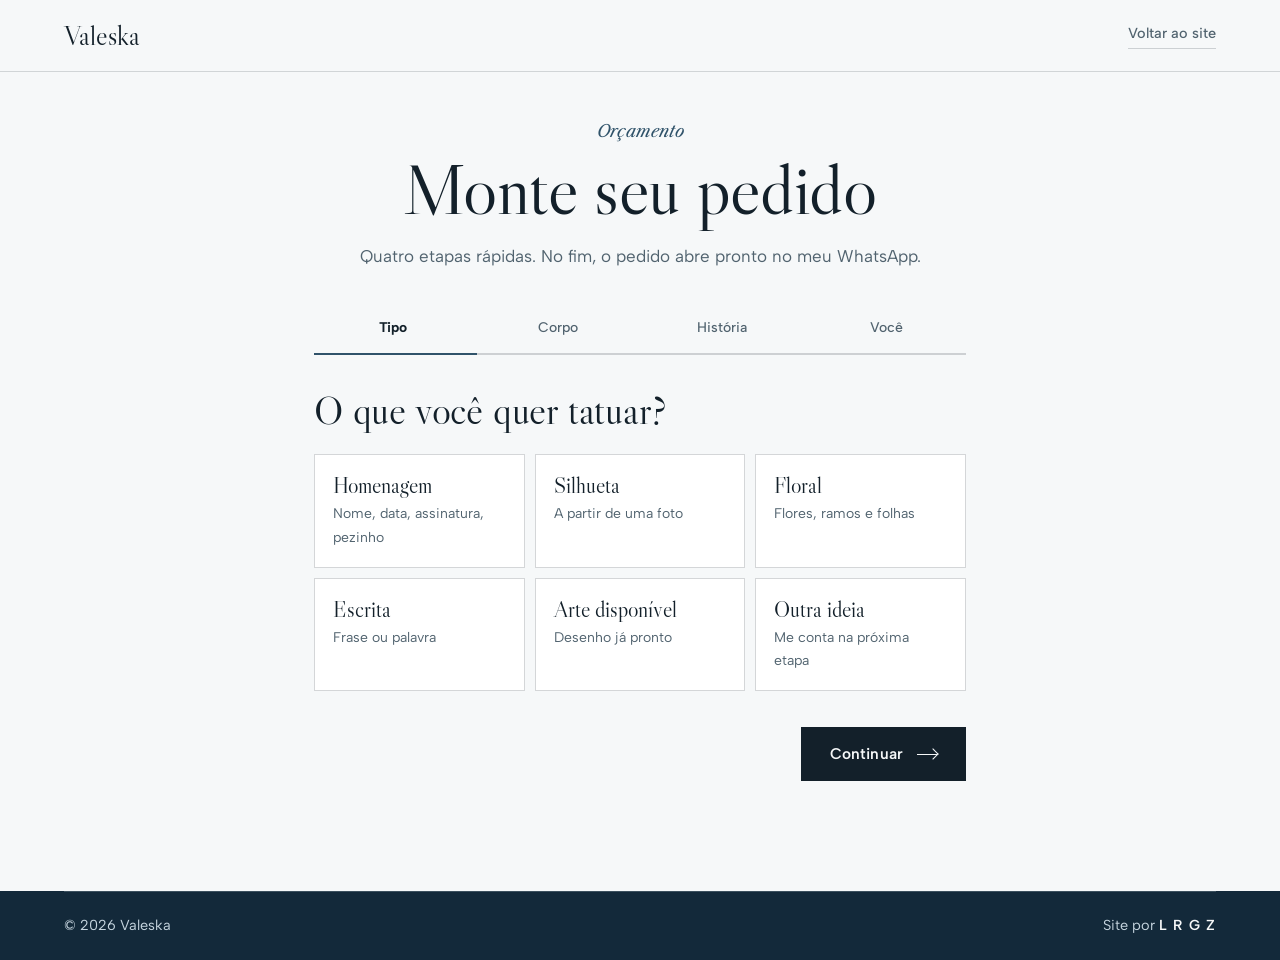
<file: agendar.html>
<!doctype html>
<html lang="pt-BR">
<head>
<meta charset="utf-8">
<meta name="viewport" content="width=device-width, initial-scale=1, viewport-fit=cover">
<title>Pedir orçamento · Valeska</title>
<meta name="description" content="Monte seu pedido de orçamento com a Valeska em 4 etapas: ideia, lugar do corpo, detalhes e você. O pedido abre pronto no WhatsApp.">
<meta name="robots" content="noindex, nofollow">
<meta name="theme-color" content="#f6f8f9">
<meta property="og:title" content="Pedir orçamento · Valeska">
<meta property="og:image" content="https://azeugral.github.io/valeska-tattoo/og.jpg?v=1">
<link rel="icon" href="favicon.svg" type="image/svg+xml">
<link rel="apple-touch-icon" href="apple-touch-icon.png">
<link rel="preconnect" href="https://fonts.googleapis.com">
<link rel="preconnect" href="https://fonts.gstatic.com" crossorigin>
<link href="https://fonts.googleapis.com/css2?family=Albert+Sans:wght@400;500;600;700&family=Libre+Caslon+Display&family=Libre+Caslon+Text:ital@0;1&display=swap" rel="stylesheet">
<link rel="stylesheet" href="assets/css/site.css?v=2">
<link rel="stylesheet" href="assets/css/agendar.css?v=1">
</head>
<body class="pg-agendar">

<header class="topo rolou">
  <a class="marca" href="index.html" aria-label="Valeska, voltar ao site">Valeska</a>
  <a class="ag-voltar" href="index.html">Voltar ao site</a>
</header>

<main class="ag">
  <div class="ag-in">
    <header class="ag-cab">
      <p class="chapeu">Orçamento</p>
      <h1>Monte seu pedido</h1>
      <p>Quatro etapas rápidas. No fim, o pedido abre pronto no meu WhatsApp.</p>
    </header>

    <ol class="ag-passos" data-passos>
      <li><button type="button" data-ir="0">Tipo</button></li>
      <li><button type="button" data-ir="1">Corpo</button></li>
      <li><button type="button" data-ir="2">História</button></li>
      <li><button type="button" data-ir="3">Você</button></li>
    </ol>
    <div class="ag-prog" aria-hidden="true"><i data-progresso></i></div>

    <form class="ag-form" data-pedido novalidate>
      <fieldset data-etapa>
        <legend><h2>O que você quer tatuar?</h2></legend>
        <div class="opcoes" role="radiogroup">
          <label class="opcao"><input type="radio" name="tipo" value="Homenagem" data-id="homenagem"><span><b>Homenagem</b>Nome, data, assinatura, pezinho</span></label>
          <label class="opcao"><input type="radio" name="tipo" value="Silhueta a partir de foto" data-id="silhueta"><span><b>Silhueta</b>A partir de uma foto</span></label>
          <label class="opcao"><input type="radio" name="tipo" value="Floral" data-id="floral"><span><b>Floral</b>Flores, ramos e folhas</span></label>
          <label class="opcao"><input type="radio" name="tipo" value="Escrita" data-id="escrita"><span><b>Escrita</b>Frase ou palavra</span></label>
          <label class="opcao"><input type="radio" name="tipo" value="Arte disponível" data-id="disp"><span><b>Arte disponível</b>Desenho já pronto</span></label>
          <label class="opcao"><input type="radio" name="tipo" value="Outra ideia" data-id="outra"><span><b>Outra ideia</b>Me conta na próxima etapa</span></label>
        </div>
        <div class="bloco-escolha" data-bloco="disp" hidden>
          <h3>Qual arte?</h3>
          <div class="mini" role="radiogroup" aria-label="Artes disponíveis">
            <label><input type="radio" name="desenho" value="Peônia" data-id="01"><img style="background:url([data-uri]) center/cover" src="assets/img/disp/01.webp" alt="" width="640" height="800" loading="lazy"><span>Peônia</span></label>
            <label><input type="radio" name="desenho" value="Floral com folhas" data-id="02"><img style="background:url([data-uri]) center/cover" src="assets/img/disp/02.webp" alt="" width="640" height="800" loading="lazy"><span>Floral com folhas</span></label>
            <label><input type="radio" name="desenho" value="Flores de cerejeira" data-id="03"><img style="background:url([data-uri]) center/cover" src="assets/img/disp/03.webp" alt="" width="640" height="800" loading="lazy"><span>Flores de cerejeira</span></label>
            <label><input type="radio" name="desenho" value="Floral nas costas" data-id="04"><img style="background:url([data-uri]) center/cover" src="assets/img/disp/04.webp" alt="" width="640" height="800" loading="lazy"><span>Floral nas costas</span></label>
            <label><input type="radio" name="desenho" value="Mandala com florais" data-id="05"><img style="background:url([data-uri]) center/cover" src="assets/img/disp/05.webp" alt="" width="640" height="800" loading="lazy"><span>Mandala com florais</span></label>
            <label><input type="radio" name="desenho" value="Mariposa, libélula e abelha" data-id="06"><img style="background:url([data-uri]) center/cover" src="assets/img/disp/06.webp" alt="" width="640" height="800" loading="lazy"><span>Mariposa, libélula e abelha</span></label>
            <label><input type="radio" name="desenho" value="Viagem" data-id="07"><img style="background:url([data-uri]) center/cover" src="assets/img/disp/07.webp" alt="" width="640" height="800" loading="lazy"><span>Viagem</span></label>
            <label><input type="radio" name="desenho" value="Selos de Pernambuco" data-id="08"><img style="background:url([data-uri]) center/cover" src="assets/img/disp/08.webp" alt="" width="640" height="800" loading="lazy"><span>Selos de Pernambuco</span></label>
          </div>
        </div>
        <p class="erro-msg" data-erro="0" hidden>Escolha uma opção para seguir.</p>
      </fieldset>

      <fieldset data-etapa hidden>
        <legend><h2>Onde e de que tamanho?</h2></legend>
        <h3>Lugar do corpo</h3>
        <div class="chips">
          <label><input type="radio" name="lugar" value="Antebraço"><span>Antebraço</span></label>
          <label><input type="radio" name="lugar" value="Braço"><span>Braço</span></label>
          <label><input type="radio" name="lugar" value="Ombro"><span>Ombro</span></label>
          <label><input type="radio" name="lugar" value="Punho ou mão"><span>Punho ou mão</span></label>
          <label><input type="radio" name="lugar" value="Clavícula ou peito"><span>Clavícula ou peito</span></label>
          <label><input type="radio" name="lugar" value="Costas"><span>Costas</span></label>
          <label><input type="radio" name="lugar" value="Nuca ou pescoço"><span>Nuca ou pescoço</span></label>
          <label><input type="radio" name="lugar" value="Costela"><span>Costela</span></label>
          <label><input type="radio" name="lugar" value="Perna"><span>Perna</span></label>
          <label><input type="radio" name="lugar" value="Tornozelo ou pé"><span>Tornozelo ou pé</span></label>
          <label><input type="radio" name="lugar" value="Ainda não sei"><span>Ainda não sei</span></label>
        </div>
        <h3>Tamanho</h3>
        <div class="chips chips-tam">
          <label><input type="radio" name="tamanho" value="Até 5 cm"><span><b>Até 5 cm</b>mini</span></label>
          <label><input type="radio" name="tamanho" value="5 a 10 cm"><span><b>5 a 10 cm</b>uma palma</span></label>
          <label><input type="radio" name="tamanho" value="10 a 20 cm"><span><b>10 a 20 cm</b>um palmo</span></label>
          <label><input type="radio" name="tamanho" value="Mais de 20 cm"><span><b>Mais de 20 cm</b>peça grande</span></label>
          <label><input type="radio" name="tamanho" value="Quero sugestão"><span><b>Não sei</b>quero sugestão</span></label>
        </div>
        <p class="erro-msg" data-erro="1" hidden>Marque o lugar do corpo e o tamanho.</p>
      </fieldset>

      <fieldset data-etapa hidden>
        <legend><h2>Me conta a história</h2></legend>
        <label class="campo"><span data-ideia-rotulo>O que essa tatuagem representa?</span>
          <textarea id="ideia" rows="5" placeholder="Ex.: quero homenagear minha filha com o pezinho dela e a data de nascimento."></textarea>
        </label>
        <label class="campo"><span>Link de referência <em>(opcional)</em></span>
          <input id="ref" type="url" inputmode="url" placeholder="Pinterest, Instagram, drive…">
        </label>
        <h3>É a sua primeira tatuagem?</h3>
        <div class="chips">
          <label><input type="radio" name="primeira" value="Sim"><span>Sim</span></label>
          <label><input type="radio" name="primeira" value="Não"><span>Não</span></label>
        </div>
        <h3>Para quando?</h3>
        <div class="chips">
          <label><input type="radio" name="quando" value="Este mês"><span>Este mês</span></label>
          <label><input type="radio" name="quando" value="Próximo mês"><span>Próximo mês</span></label>
          <label><input type="radio" name="quando" value="Sem pressa"><span>Sem pressa</span></label>
        </div>
        <p class="erro-msg" data-erro="2" hidden>Conta um pouco da ideia para seguir.</p>
      </fieldset>

      <fieldset data-etapa hidden>
        <legend><h2>Quem é você?</h2></legend>
        <label class="campo"><span>Seu nome</span><input id="nome" autocomplete="given-name" placeholder="Como quer ser chamada ou chamado"></label>
        <label class="campo"><span>Seu Instagram <em>(opcional)</em></span><input id="insta" autocomplete="off" autocapitalize="off" placeholder="@seuperfil"></label>
        <div class="revisao">
          <h3>Seu pedido</h3>
          <pre data-texto></pre>
        </div>
        <p class="ag-dica">Na conversa, mande também as fotos: a referência e o lugar do corpo.</p>
        <p class="erro-msg" data-erro="3" hidden>Coloque seu nome para seguir.</p>
      </fieldset>

      <div class="ag-acoes">
        <button type="button" class="btn btn-linha" data-voltar hidden>Voltar</button>
        <button type="button" class="btn" data-avancar>Continuar <i aria-hidden="true"></i></button>
        <div class="ag-enviar" data-enviar hidden>
          <button type="submit" class="btn" data-canal="wa">Enviar pelo WhatsApp</button>
          <button type="submit" class="btn btn-linha" data-canal="dm">Copiar e abrir a DM</button>
        </div>
      </div>
      <p class="ag-rodape" data-rascunho></p>
    </form>

    <section class="ag-pronto" data-pronto hidden tabindex="-1">
      <p class="chapeu">Pronto</p>
      <h2>Pedido montado</h2>
      <p data-pronto-txt>A conversa abriu em outra aba. Envie o texto junto com as fotos da referência e do lugar do corpo.</p>
      <div class="ag-pronto-btns">
        <a class="btn" href="https://wa.me/5581998734439" data-wa-final target="_blank" rel="noopener">Abrir o WhatsApp</a>
        <a class="btn btn-linha" href="https://ig.me/m/valeskatattoo" target="_blank" rel="noopener">Abrir a DM</a>
        <button type="button" class="btn btn-linha" data-copiar>Copiar de novo</button>
      </div>
      <pre data-texto-final></pre>
      <a class="ag-voltar-site" href="index.html">Voltar ao site</a>
    </section>
  </div>
</main>

<footer class="rodape azul">
  <div class="rod-base">
    <p>© 2026 Valeska</p>
    <p class="assinatura">Site por <a href="https://lrgz.com.br" target="_blank" rel="noopener">L R G Z</a></p>
  </div>
</footer>
<script src="assets/js/agendar.js?v=1" defer></script>
</body>
</html>
</file>
<file: assets/css/site.css>
/* Valeska · fine line em Recife
   Papel e azul dos destaques dela (névoa, céu, mar profundo), tinta quase preta e o violeta do decalque.
   Libre Caslon Display + Libre Caslon Text itálico + Albert Sans. */
:root {
  --papel: #e7edf2; --branco: #f6f8f9; --nevoa: #dfe8ee; --ceu: #bcd3e2; --azul: #8fb0c9; --mar: #30536a;
  --fundo: #13293a; --fundo2: #1b3648; --tinta: #13202a; --cinza: #51636f; --decalque: #6a5bdc;
  --borda: rgba(19, 32, 42, .16); --borda-cl: rgba(223, 232, 238, .2);
  --f-tit: 'Libre Caslon Display', 'Times New Roman', serif;
  --f-ita: 'Libre Caslon Text', 'Times New Roman', serif;
  --f-txt: 'Albert Sans', system-ui, sans-serif;
  --ease: cubic-bezier(.16, .84, .32, 1);
  --lado: clamp(16px, 5vw, 88px);
  --topo: 72px;
}
*, *::before, *::after { box-sizing: border-box; }
[hidden] { display: none !important; }
html { -webkit-text-size-adjust: 100%; scroll-behavior: smooth; scroll-padding-top: var(--topo); }
body { margin: 0; background: var(--branco); color: var(--tinta); font: 400 17px/1.65 var(--f-txt); overflow-x: hidden; -webkit-font-smoothing: antialiased; }
img, video { display: block; max-width: 100%; height: auto; }
a { color: inherit; }
button { font: inherit; color: inherit; background: none; border: 0; padding: 0; cursor: pointer; }
h1, h2, h3 { font-family: var(--f-tit); font-weight: 400; margin: 0; line-height: 1.08; letter-spacing: -.005em; }
p { margin: 0; }
ul, ol { margin: 0; padding: 0; list-style: none; }
figure { margin: 0; }
:focus-visible { outline: 2px solid var(--decalque); outline-offset: 3px; }

/* ---------- botões ---------- */
.btn { position: relative; display: inline-flex; align-items: center; justify-content: center; gap: 14px; min-height: 54px; padding: 0 28px;
  background: var(--tinta); color: var(--branco); border: 1px solid var(--tinta); text-decoration: none; font-weight: 600; font-size: 15.5px; letter-spacing: .01em;
  overflow: hidden; isolation: isolate; transition: color .35s var(--ease), border-color .35s var(--ease), transform .35s var(--ease); }
.btn::before { content: ''; position: absolute; inset: 0; background: var(--mar); transform: translateY(101%); transition: transform .5s var(--ease); z-index: -1; }
.btn:hover::before { transform: none; }
.btn:active { transform: translateY(1px) scale(.99); }
.btn i { width: 20px; height: 1px; background: currentColor; position: relative; transition: transform .35s var(--ease); }
.btn i::after { content: ''; position: absolute; right: 0; top: -4px; width: 8px; height: 8px; border-top: 1px solid; border-right: 1px solid; transform: rotate(45deg); }
.btn:hover i { transform: translateX(5px); }
.btn-linha { background: transparent; border-color: rgba(19, 32, 42, .45); color: var(--tinta); }
.btn-linha::before { background: var(--tinta); }
.btn-linha:hover { color: var(--branco); border-color: var(--tinta); }
.btn-claro { background: var(--branco); border-color: var(--branco); color: var(--tinta); }
.btn-claro::before { background: var(--ceu); }
.btn-linha-cl { background: transparent; border-color: rgba(223, 232, 238, .5); color: var(--branco); }
.btn-linha-cl::before { background: var(--branco); }
.btn-linha-cl:hover { color: var(--tinta); border-color: var(--branco); }
.btn-sm { min-height: 42px; padding: 0 18px; font-size: 14.5px; }

/* ---------- topo ---------- */
.topo { position: fixed; inset: 0 0 auto; z-index: 50; height: var(--topo); display: flex; align-items: center; justify-content: space-between; gap: 24px; padding: 0 var(--lado);
  transition: background .4s var(--ease), border-color .4s var(--ease); border-bottom: 1px solid transparent; }
.topo.rolou { background: rgba(246, 248, 249, .94); border-color: var(--borda); backdrop-filter: blur(10px); -webkit-backdrop-filter: blur(10px); }
.marca { font: 400 27px/1 var(--f-tit); text-decoration: none; letter-spacing: .005em; }
.nav { display: flex; align-items: center; gap: clamp(16px, 2vw, 34px); }
.nav a:not(.btn) { text-decoration: none; font-size: 15px; font-weight: 500; color: var(--tinta); position: relative; padding: 6px 0; }
.nav a:not(.btn)::after { content: ''; position: absolute; left: 0; right: 0; bottom: 1px; height: 1px; background: var(--decalque); transform: scaleX(0); transform-origin: left; transition: transform .4s var(--ease); }
.nav a:not(.btn):hover::after { transform: scaleX(1); }
.menu-btn { display: none; width: 44px; height: 44px; position: relative; margin-right: -8px; }
.menu-btn span { position: absolute; left: 10px; right: 10px; height: 1.5px; background: var(--tinta); transition: transform .35s var(--ease), top .35s var(--ease); }
.menu-btn span:first-child { top: 17px; } .menu-btn span:last-child { top: 26px; }
.menu-btn[aria-expanded="true"] span:first-child { top: 21px; transform: rotate(45deg); }
.menu-btn[aria-expanded="true"] span:last-child { top: 21px; transform: rotate(-45deg); }

/* ---------- hero ---------- */
.hero { position: relative; min-height: 100vh; min-height: 100svh; display: flex; flex-direction: column; justify-content: center; overflow: hidden; background: var(--papel); isolation: isolate; }
.hero-palco { position: absolute; inset: 0; z-index: -2; }
.hero-palco canvas, .hero-palco video, .hero-poster { position: absolute; inset: 0; width: 100%; height: 100%; object-fit: cover; }
.hero-palco canvas { opacity: 0; transition: opacity .9s var(--ease); }
.hero-palco canvas.on { opacity: 1; }
.hero-palco video { opacity: 0; transition: opacity .9s var(--ease); }
.hero-palco video.on { opacity: 1; }
.hero::after { content: ''; position: absolute; inset: auto 0 0; height: 150px; z-index: -1; background: linear-gradient(rgba(246, 248, 249, 0), var(--branco)); pointer-events: none; }
.hero-txt { padding: calc(var(--topo) + 12px) var(--lado) 92px; max-width: calc(760px + var(--lado)); }
.chapeu { font: italic 400 17px/1.3 var(--f-ita); color: var(--mar); }
.hero-tit { font-size: clamp(92px, min(13.4vw, 25vh), 262px); line-height: 1; margin: 10px 0 20px -.03em; letter-spacing: -.015em; }
.hero-tit .linha { display: block; overflow: hidden; padding: .02em .04em .14em .03em; margin-bottom: -.14em; }
.hero-tit .linha > span { display: block; transform: translateY(112%); transition: transform 1.25s var(--ease) var(--d); }
.pronto .hero-tit .linha > span { transform: none; }
.hero-sub { font-size: clamp(18px, 1.45vw, 22px); line-height: 1.5; max-width: 25em; color: #263742; margin-top: 22px; }
.hero-btns { display: flex; flex-wrap: wrap; gap: 12px; margin-top: 34px; }
.entrada { opacity: 0; transform: translateY(14px); transition: opacity .9s var(--ease) var(--d), transform .9s var(--ease) var(--d); }
.pronto .entrada { opacity: 1; transform: none; }
.hero-info { position: absolute; left: var(--lado); bottom: 30px; display: flex; font-size: 15px; color: #263742; }
.hero-info p { padding-right: 22px; margin-right: 22px; border-right: 1px solid var(--borda); }
.hero-info p:last-child { border: 0; }
.hero-info b { font-weight: 700; color: var(--tinta); }
.hero-leg { position: absolute; right: var(--lado); bottom: 30px; font: italic 400 13.5px/1.3 var(--f-ita); color: var(--mar); max-width: 13em; text-align: right; }

/* ---------- seções ---------- */
.secao { padding: clamp(84px, 11vw, 160px) var(--lado); }
.branco { background: var(--branco); }
.nevoa { background: var(--nevoa); }
.azul { background: var(--fundo); color: var(--branco); }
.azul .chapeu { color: var(--ceu); }
.cab { text-align: center; max-width: 780px; margin: 0 auto clamp(40px, 5vw, 68px); }
.cab h2, .sobre-txt h2, .onde-txt h2, .final h2 { font-size: clamp(42px, 5.6vw, 84px); margin-top: 12px; line-height: 1.04; }
.lead { margin: 20px auto 0; max-width: 36em; font-size: clamp(17px, 1.3vw, 19px); color: var(--cinza); }
.entra { opacity: 0; transform: translateY(22px); transition: opacity 1s var(--ease), transform 1s var(--ease); }
.entra.vis { opacity: 1; transform: none; }
.revela { overflow: hidden; }
.revela > * { clip-path: inset(0 0 100% 0); transform: scale(1.1); transition: clip-path 1.25s var(--ease), transform 1.6s var(--ease); }
.revela.vis > * { clip-path: inset(0); transform: none; }

/* sobre */
.sobre-grade { display: grid; grid-template-columns: minmax(0, 5fr) minmax(0, 6fr); gap: clamp(36px, 7vw, 120px); align-items: center; max-width: 1320px; margin: 0 auto; }
.sobre-foto img { width: 100%; aspect-ratio: 4 / 5; object-fit: cover; }
.sobre-txt h2 { font-size: clamp(38px, 4.5vw, 68px); margin-bottom: 26px; }
.sobre-txt > p:not(.chapeu) { margin-top: 16px; max-width: 34em; color: #2b3b46; }
.fatos { display: grid; grid-template-columns: repeat(3, minmax(0, 1fr)); gap: 20px; margin: 38px 0 0; padding-top: 22px; border-top: 1px solid var(--borda); }
.fatos dt { font: 400 clamp(24px, 2.2vw, 32px)/1.1 var(--f-tit); }
.fatos dd { margin: 6px 0 0; font-size: 15px; color: var(--cinza); line-height: 1.35; }

/* trabalhos */
.filtros { display: flex; flex-wrap: wrap; justify-content: center; gap: 6px 26px; margin-bottom: 40px; }
.filtro { position: relative; padding: 8px 2px; font-size: 16px; font-weight: 500; color: var(--cinza); transition: color .3s var(--ease); }
.filtro::after { content: ''; position: absolute; left: 0; right: 0; bottom: 3px; height: 1px; background: var(--tinta); transform: scaleX(0); transition: transform .4s var(--ease); }
.filtro:hover, .filtro.ativo { color: var(--tinta); }
.filtro.ativo::after { transform: scaleX(1); }
.obras { display: grid; grid-template-columns: repeat(4, minmax(0, 1fr)); gap: clamp(10px, 1.5vw, 22px); max-width: 1500px; margin: 0 auto; }
.obra.fora, .obra.oculta { display: none; }
.obra { animation: obra .8s var(--ease) both; }
@keyframes obra { from { opacity: 0; transform: translateY(14px); } }
.obra-btn { display: block; width: 100%; text-align: left; }
.obra-img { display: block; overflow: hidden; background: var(--ceu); aspect-ratio: 4 / 5; }
.obra-img img { width: 100%; height: 100%; object-fit: cover; transition: transform 1.1s var(--ease); -webkit-user-drag: none; -webkit-touch-callout: none; }
.obra-btn:hover img { transform: scale(1.045); }
.obra-leg { display: flex; justify-content: space-between; align-items: baseline; gap: 12px; padding: 10px 0 8px; }
.obra-leg b { font-weight: 500; font-size: 15px; line-height: 1.3; }
.obra-leg small { font: italic 400 13px/1.3 var(--f-ita); color: var(--cinza); flex: none; }
.mais-wrap { text-align: center; margin-top: 34px; }

/* histórias */
.historias { padding: clamp(84px, 11vw, 160px) var(--lado) clamp(64px, 8vw, 110px); }
.hist-grade { display: grid; grid-template-columns: minmax(0, 1fr) minmax(0, 1fr); gap: clamp(36px, 7vw, 120px); max-width: 1240px; margin: 0 auto; }
.hist-palco { position: sticky; top: calc(var(--topo) + 4vh); height: min(80vh, 56vw); align-self: start; overflow: hidden; background: var(--fundo2); }
.hp { position: absolute; inset: 0; width: 100%; height: 100%; object-fit: cover; opacity: 0; transform: scale(1.04); transition: opacity 1s var(--ease), transform 1.6s var(--ease); }
.hp.ativo { opacity: 1; transform: none; }
.hist { min-height: min(80vh, 56vw); display: flex; align-items: center; opacity: .3; transition: opacity .7s var(--ease); }
.hist.ativo { opacity: 1; }
.hist-foto { display: none; }
.hist-quem { font: italic 400 17px/1.3 var(--f-ita); color: var(--ceu); }
.hist h3 { font-size: clamp(34px, 3.8vw, 56px); margin: 10px 0 18px; }
.hist-txt > p:last-child { font-size: clamp(17px, 1.35vw, 20px); color: #d3e0e8; max-width: 29em; }
.mob-mais { display: none; text-align: center; margin-top: 30px; }

/* processo */
.passos { display: grid; grid-template-columns: repeat(4, minmax(0, 1fr)); gap: clamp(14px, 2vw, 30px); max-width: 1440px; margin: 0 auto; }
.passos li:nth-child(2) { transition-delay: .1s; } .passos li:nth-child(3) { transition-delay: .2s; } .passos li:nth-child(4) { transition-delay: .3s; }
.passos figure { background: var(--nevoa); aspect-ratio: 4 / 5; }
.passos img, .passos video { width: 100%; height: 100%; object-fit: cover; }
.passos h3 { font-size: clamp(27px, 2.4vw, 36px); margin: 20px 0 8px; }
.passos p { font-size: 16px; color: var(--cinza); }

/* curadas */
.cur-grade { display: grid; grid-template-columns: repeat(4, minmax(0, 1fr)); gap: clamp(10px, 1.5vw, 22px); max-width: 1240px; margin: 0 auto; }
.cur-grade img { width: 100%; aspect-ratio: 4 / 5; object-fit: cover; }

/* disponíveis */
.dsp-grade { display: grid; grid-template-columns: repeat(4, minmax(0, 1fr)); gap: clamp(26px, 2.6vw, 38px) clamp(10px, 1.5vw, 22px); max-width: 1440px; margin: 0 auto; }
.dsp-quadro { display: block; width: 100%; overflow: hidden; background: var(--nevoa); aspect-ratio: 4 / 5; }
.dsp-quadro img { width: 100%; height: 100%; object-fit: cover; transition: transform 1.1s var(--ease); -webkit-user-drag: none; -webkit-touch-callout: none; }
.dsp-quadro:hover img { transform: scale(1.04); }
.dsp-txt { display: flex; justify-content: space-between; align-items: flex-start; gap: 12px; padding-top: 12px; }
.dsp-txt h3 { font: 500 16px/1.3 var(--f-txt); }
.dsp-txt p { font-size: 14px; color: var(--cinza); }
.dsp-txt a { flex: none; font-size: 14.5px; font-weight: 600; text-decoration: underline; text-decoration-color: var(--decalque); text-underline-offset: 4px; }
.mob4-mais { display: none; text-align: center; margin-top: 26px; }

/* relatos */
.rel-grade { display: grid; grid-template-columns: repeat(2, minmax(0, 1fr)); gap: 1px; max-width: 1180px; margin: 0 auto; background: var(--borda-cl); border: 1px solid var(--borda-cl); }
.rel-grade blockquote { margin: 0; padding: clamp(28px, 4vw, 56px); background: var(--fundo); display: flex; flex-direction: column; justify-content: space-between; gap: 26px; }
.rel-grade blockquote p { font: 400 clamp(24px, 2.5vw, 36px)/1.22 var(--f-tit); }
.rel-grade footer { font: italic 400 15px/1.3 var(--f-ita); color: var(--ceu); }

/* onde */
.onde-grade { display: grid; grid-template-columns: minmax(0, 6fr) minmax(0, 5fr); gap: clamp(36px, 7vw, 120px); align-items: center; max-width: 1320px; margin: 0 auto; }
.onde-txt h2 { font-size: clamp(38px, 4.5vw, 68px); margin-bottom: 22px; }
.onde-txt > p:not(.chapeu) { max-width: 32em; color: #2b3b46; }
.onde-foto img { width: 100%; aspect-ratio: 4 / 5; object-fit: cover; }
.onde-dados { margin: 30px 0 0; border-top: 1px solid var(--borda); }
.onde-dados div { display: flex; justify-content: space-between; gap: 18px; padding: 14px 0; border-bottom: 1px solid var(--borda); }
.onde-dados dt { color: var(--cinza); }
.onde-dados dd { margin: 0; font-weight: 600; }
.onde-dados a { text-decoration: none; }

/* dúvidas */
.faq { max-width: 860px; margin: 0 auto; border-top: 1px solid var(--borda); }
.faq details { border-bottom: 1px solid var(--borda); }
.faq summary { position: relative; padding: 22px 44px 22px 0; cursor: pointer; list-style: none; font: 400 clamp(22px, 2.1vw, 28px)/1.2 var(--f-tit); }
.faq summary::-webkit-details-marker { display: none; }
.faq summary::before, .faq summary::after { content: ''; position: absolute; right: 4px; top: 50%; width: 15px; height: 1px; background: var(--tinta); transition: transform .4s var(--ease); }
.faq summary::after { transform: rotate(90deg); }
.faq details[open] summary::after { transform: none; }
.faq details p { padding: 0 44px 24px 0; color: #2b3b46; }
.faq.vivo summary::after { transform: rotate(90deg); }
.faq.vivo details.aberta summary::after { transform: none; }
.faq.vivo .faq-r { display: grid; grid-template-rows: 0fr; transition: grid-template-rows .6s var(--ease); }
.faq.vivo .faq-r > div { min-height: 0; overflow: hidden; visibility: hidden; transition: visibility 0s linear .6s; }
.faq.vivo .faq-r p { opacity: 0; transform: translateY(-6px); transition: opacity .3s var(--ease), transform .6s var(--ease); }
.faq.vivo details.aberta .faq-r { grid-template-rows: 1fr; }
.faq.vivo details.aberta .faq-r > div { visibility: visible; transition-delay: 0s; }
.faq.vivo details.aberta .faq-r p { opacity: 1; transform: none; transition-delay: .08s; }

/* final */
.final { position: relative; overflow: hidden; min-height: 100vh; min-height: 100svh; display: grid; place-items: center; padding: 110px var(--lado); text-align: center; isolation: isolate; }
.final canvas, .final-ramo { position: absolute; z-index: -1; pointer-events: none; }
.final canvas { inset: 0; width: 100%; height: 100%; opacity: 0; }
.final canvas.on { opacity: 1; }
.final-ramo { right: -6vw; bottom: -10%; height: 120%; width: auto; max-width: none; opacity: .4; }
.final.gl .final-ramo { display: none; }
.final-in { max-width: 860px; }
.final h2 { text-wrap: balance; }
.final-in > p:not(.chapeu) { font-size: clamp(18px, 1.5vw, 22px); color: #d3e0e8; margin-top: 18px; }
.final .hero-btns { justify-content: center; }

/* rodapé */
.rodape { padding: 0 var(--lado); }
.rod-base { display: flex; justify-content: space-between; flex-wrap: wrap; gap: 8px 28px; padding: 22px 0 calc(22px + env(safe-area-inset-bottom)); border-top: 1px solid var(--borda-cl); font-size: 14.5px; color: #c6d5df; }
.rod-base a { text-decoration: none; }
.assinatura a { color: var(--branco); font-weight: 600; letter-spacing: .08em; }

/* ampliação */
.lb { position: fixed; inset: 0; z-index: 100; background: #0d1d29; color: var(--branco); display: flex; flex-direction: column; }
.lb-palco { position: relative; flex: 1; min-height: 0; display: flex; align-items: center; justify-content: center; padding: 64px 76px 0; overflow: hidden; touch-action: none; user-select: none; -webkit-user-select: none; }
.lb-palco img { max-width: 100%; max-height: 100%; width: auto; height: auto; object-fit: contain; cursor: zoom-in; -webkit-user-drag: none; -webkit-touch-callout: none; will-change: transform; transition: opacity .3s var(--ease); }
.lb.zoom .lb-palco img { cursor: grab; }
.lb.carregando .lb-palco img { opacity: .35; }
.lb-topo { position: absolute; top: 0; left: 0; right: 0; height: 64px; display: flex; align-items: center; justify-content: space-between; padding: 0 8px 0 var(--lado); z-index: 2; pointer-events: none; }
.lb-topo > * { pointer-events: auto; }
.lb-cont { font-size: 14px; color: var(--ceu); }
.lb-fechar { position: relative; width: 48px; height: 48px; }
.lb-fechar span { position: absolute; left: 12px; right: 12px; top: 23px; height: 1.5px; background: var(--branco); transform: rotate(45deg); }
.lb-fechar span + span { transform: rotate(-45deg); }
.lb-nav { position: absolute; top: 50%; width: 52px; height: 52px; margin-top: -60px; border: 1px solid var(--borda-cl); z-index: 2; transition: border-color .3s var(--ease); }
.lb-nav:hover { border-color: var(--branco); }
.lb-nav::after { content: ''; position: absolute; top: 50%; left: 50%; width: 12px; height: 12px; border-top: 1.5px solid var(--branco); border-right: 1.5px solid var(--branco); }
.lb-ant { left: 12px; } .lb-ant::after { transform: translate(-30%, -50%) rotate(-135deg); }
.lb-prox { right: 12px; } .lb-prox::after { transform: translate(-70%, -50%) rotate(45deg); }
.lb-info { flex: none; width: 100%; max-width: 760px; margin: 0 auto; padding: 16px var(--lado) calc(20px + env(safe-area-inset-bottom)); text-align: center; transition: opacity .3s var(--ease); }
.lb.zoom .lb-info { opacity: 0; pointer-events: none; }
.lb-leg { font: 400 clamp(22px, 2.2vw, 28px)/1.2 var(--f-tit); }
.lb-det { margin-top: 4px; font-size: 14.5px; color: var(--ceu); }

/* ---------- responsivo ---------- */
@media (max-width: 1100px) {
  .nav a:not(.btn) { font-size: 14.5px; }
  .passos { grid-template-columns: repeat(2, minmax(0, 1fr)); gap: 34px 16px; }
  .dsp-grade, .cur-grade { grid-template-columns: repeat(3, minmax(0, 1fr)); }
  .obras { grid-template-columns: repeat(3, minmax(0, 1fr)); }
}
@media (max-width: 900px) {
  .menu-btn { display: block; z-index: 2; }
  .nav { position: fixed; inset: 0; flex-direction: column; justify-content: center; gap: 12px; background: var(--branco); opacity: 0; visibility: hidden; transition: opacity .4s var(--ease), visibility .4s; }
  .nav.aberto { opacity: 1; visibility: visible; }
  .nav a:not(.btn) { font: 400 36px/1.3 var(--f-tit); }
  .nav-cta { margin-top: 18px; min-height: 52px; padding: 0 28px; font-size: 16px; }
  .topo.menu-aberto { background: transparent; backdrop-filter: none; -webkit-backdrop-filter: none; border-color: transparent; }
  .marca { position: relative; z-index: 2; }
  .sobre-grade, .onde-grade { grid-template-columns: minmax(0, 1fr); }
  .onde-foto { order: -1; }
  .hist-grade { grid-template-columns: minmax(0, 1fr); gap: 0; }
  .hist-palco { display: none; }
  .hist { display: block; min-height: 0; opacity: 1; padding-bottom: 44px; }
  .hist.mob-fora { display: none; }
  .hist-lista.todas .hist.mob-fora { display: block; }
  .hist-foto { display: block; margin-bottom: 18px; }
  .hist-foto img { width: 100%; aspect-ratio: 4 / 5; object-fit: cover; }
  .mob-mais { display: block; margin-top: 0; }
  .hero-leg { display: none; }
}
@media (max-width: 760px), (orientation: portrait) and (max-width: 1024px) {
  .hero { justify-content: flex-end; }
  .hero-txt { padding: 0 var(--lado) 26px; max-width: none; position: relative; }
  .hero-txt::before { content: ''; position: absolute; z-index: -1; inset: -56px 0 0; background: linear-gradient(rgba(231, 237, 242, 0), rgba(231, 237, 242, .98) 56px); }
  .hero-tit { font-size: min(24vw, 13.5svh); margin-top: 6px; margin-bottom: 8px; }
  .hero-sub { font-size: 17px; margin-top: 14px; }
  .hero-btns { margin-top: 20px; }
  .hero-btns .btn { flex: 1 1 auto; min-height: 50px; padding: 0 16px; }
  .hero-info { display: none; }
  .hero::after { height: 40px; }
}
@media (max-width: 700px) {
  body { font-size: 16.5px; }
  .obras, .dsp-grade, .cur-grade { grid-template-columns: repeat(2, minmax(0, 1fr)); }
  .obra-leg { display: block; padding-bottom: 4px; }
  .obra-leg small { display: block; margin-top: 2px; }
  .filtros { gap: 2px 18px; }
  .fatos { grid-template-columns: minmax(0, 1fr); gap: 14px; }
  .fatos div { display: flex; justify-content: space-between; align-items: baseline; gap: 12px; }
  .fatos dd { margin: 0; text-align: right; }
  .rel-grade { grid-template-columns: minmax(0, 1fr); }
  .passos p { font-size: 15px; }
  .mob4:not(.todos) > li:nth-child(n + 5) { display: none; }
  .mob4-mais { display: block; }
  .dsp-txt { display: block; }
  .dsp-txt a { display: inline-block; margin-top: 6px; }
  .final-ramo { right: -30vw; opacity: .3; }
  .lb-palco { padding: 60px 0 0; }
  .lb-nav { display: none; }
}
@media (prefers-reduced-motion: reduce) {
  html { scroll-behavior: auto; }
  .entrada, .entra, .hero-tit .linha > span, .revela > *, .obra, .faq-r, .faq-r > div, .faq-r p { transition: none !important; animation: none !important; opacity: 1; transform: none; clip-path: none; }
}
</file>
<file: assets/css/agendar.css>
/* página de orçamento: usa os botões do site.css, com tokens próprios do tema claro */
.pg-agendar { --sumi: #f6f8f9; --sumi2: #fff; --texto: #13202a; --apoio: #51636f; --linha: rgba(19, 32, 42, .18); --acento: #30536a; background: var(--branco); }
.pg-agendar .topo { position: sticky; }
.ag-voltar { font-size: 14.5px; font-weight: 500; color: var(--apoio); text-decoration: none; border-bottom: 1px solid var(--linha); padding-bottom: 3px; transition: color .3s var(--ease), border-color .3s var(--ease); }
.ag-voltar:hover { color: var(--texto); border-color: var(--acento); }
.ag { padding: 48px 0 80px; }
.ag-in { max-width: 780px; margin: 0 auto; padding: 0 var(--lado); }
.ag-cab { text-align: center; margin-bottom: 36px; }
.ag-cab h1 { font-size: clamp(44px, 7vw, 72px); margin-top: 8px; }
.ag-cab p:not(.chapeu) { margin-top: 14px; color: var(--apoio); }

.ag-passos { list-style: none; padding: 0; margin: 0; display: grid; grid-template-columns: repeat(4, 1fr); gap: 6px; }
.ag-passos button { width: 100%; padding: 10px 4px; font-size: 14px; font-weight: 500; color: var(--apoio); transition: color .3s var(--ease); }
.ag-passos li[aria-current] button { color: var(--texto); font-weight: 700; }
.ag-passos li.feito button { color: var(--texto); }
.ag-prog { height: 2px; background: var(--linha); margin: 4px 0 34px; }
.ag-prog i { display: block; height: 100%; background: var(--acento); transform-origin: left; transform: scaleX(.25); transition: transform .5s var(--ease); }

.ag-form fieldset { border: 0; margin: 0; padding: 0; min-width: 0; animation: ag-entra .5s var(--ease) both; }
@keyframes ag-entra { from { opacity: 0; transform: translateY(10px); } }
.ag-form legend { padding: 0; margin-bottom: 22px; }
.ag-form h2 { font-size: clamp(30px, 4.4vw, 40px); outline: none; }
.ag-form h3 { font: 700 15px/1.3 var(--f-txt); margin: 28px 0 12px; color: var(--texto); }

.opcoes { display: grid; grid-template-columns: repeat(3, minmax(0, 1fr)); gap: 10px; }
.opcao input, .chips input, .mini input { position: absolute; opacity: 0; pointer-events: none; }
.opcao span { display: flex; flex-direction: column; gap: 4px; height: 100%; padding: 18px; border: 1px solid var(--linha); background: var(--sumi2); color: var(--apoio); font-size: 14px; cursor: pointer;
  transition: border-color .3s var(--ease), background .3s var(--ease), color .3s var(--ease); }
.opcao b { font: 400 22px/1.15 var(--f-tit); color: var(--texto); }
.opcao:hover span { border-color: var(--apoio); }
.opcao input:checked + span { border-color: var(--acento); background: linear-gradient(rgba(48, 83, 106, .1), rgba(48, 83, 106, .1)), var(--sumi2); color: var(--texto); }
.opcao input:focus-visible + span, .chips input:focus-visible + span, .mini input:focus-visible ~ span { outline: 2px solid var(--acento); outline-offset: 2px; }

.bloco-escolha { margin-top: 6px; }
.mini { display: grid; grid-template-columns: repeat(3, minmax(0, 1fr)); gap: 10px; }
.mini label { position: relative; display: flex; flex-direction: column; background: var(--sumi2); cursor: pointer; outline: 2px solid transparent; outline-offset: -2px; transition: outline-color .3s var(--ease); }
.mini img { width: 100%; aspect-ratio: 4 / 5; object-fit: cover; }
.mini span { padding: 8px 10px 10px; font-size: 13px; font-weight: 700; line-height: 1.3; }
.mini label:has(input:checked) { outline-color: var(--acento); }
.mini label:has(input:checked)::after { content: ''; position: absolute; top: 8px; right: 8px; width: 20px; height: 20px; background: var(--acento)
  url("data:image/svg+xml,%3Csvg xmlns='http://www.w3.org/2000/svg' viewBox='0 0 24 24'%3E%3Cpath d='m5 12 5 5 9-10' fill='none' stroke='white' stroke-width='3'/%3E%3C/svg%3E") center/13px no-repeat; }

.chips { display: flex; flex-wrap: wrap; gap: 8px; }
.chips span { display: flex; flex-direction: column; justify-content: center; min-height: 46px; padding: 8px 16px; border: 1px solid var(--linha); background: var(--sumi2); font-size: 14.5px; cursor: pointer;
  transition: border-color .3s var(--ease), background .3s var(--ease), color .3s var(--ease); }
.chips label:hover span { border-color: var(--apoio); }
.chips input:checked + span { border-color: var(--texto); background: var(--texto); color: var(--sumi); }
.chips-tam span { font-size: 13px; color: var(--apoio); line-height: 1.3; }
.chips-tam b { font-size: 14.5px; color: var(--texto); }
.chips-tam input:checked + span, .chips-tam input:checked + span b { color: var(--sumi); }

.campo { display: block; margin-bottom: 18px; }
.campo > span { display: block; font-weight: 700; font-size: 15px; margin-bottom: 8px; color: var(--texto); }
.campo em { font-style: normal; font-weight: 400; color: var(--apoio); }
.campo input, .campo textarea { width: 100%; padding: 14px 16px; background: var(--sumi2); border: 1px solid var(--linha); color: var(--texto); font: 400 16px/1.5 var(--f-txt); border-radius: 0;
  transition: border-color .3s var(--ease); }
.campo textarea { resize: vertical; min-height: 130px; }
.campo input:focus, .campo textarea:focus { outline: none; border-color: var(--acento); }
.campo ::placeholder { color: #7c8c96; }

.revisao { margin-top: 28px; padding: 20px; border: 1px dashed var(--linha); background: var(--sumi2); }
.revisao h3 { margin: 0 0 12px; }
.revisao pre, .ag-pronto pre { margin: 0; white-space: pre-wrap; word-break: break-word; font: 500 14px/1.65 var(--f-txt); color: var(--texto); }
.ag-dica { margin-top: 16px; font-size: 14px; color: var(--apoio); }

.erro-msg { margin-top: 18px; padding: 12px 14px; border-left: 2px solid var(--acento); background: rgba(48, 83, 106, .1); font-size: 14.5px; }
.ag-acoes { display: flex; justify-content: space-between; align-items: flex-start; gap: 12px; margin-top: 36px; }
.ag-acoes [data-avancar], .ag-enviar { margin-left: auto; }
.ag-enviar { display: flex; flex-wrap: wrap; gap: 10px; justify-content: flex-end; }
.ag-enviar[hidden] { display: none !important; }
.ag-rodape { margin-top: 14px; font-size: 13.5px; color: var(--apoio); text-align: right; min-height: 1.2em; }

.ag-pronto { text-align: center; display: flex; flex-direction: column; align-items: center; gap: 16px; outline: none; animation: ag-entra .5s var(--ease) both; }
.ag-pronto h2 { font-size: clamp(34px, 6vw, 50px); }
.ag-pronto > p:not(.chapeu) { color: var(--apoio); max-width: 32em; }
.ag-pronto-btns { display: flex; flex-wrap: wrap; justify-content: center; gap: 10px; }
.ag-pronto pre { width: 100%; text-align: left; padding: 20px; border: 1px dashed var(--linha); background: var(--sumi2); margin-top: 10px; }
.ag-voltar-site { color: var(--apoio); font-size: 14px; }
.pg-agendar .rodape { padding-top: 0; }
.pg-agendar .rod-base { margin-top: 0; }

@media (max-width: 700px) {
  .ag { padding-top: 32px; }
  .opcoes { grid-template-columns: 1fr 1fr; }
  .opcao span { padding: 14px; }
  .opcao b { font-size: 20px; }
  .mini { grid-template-columns: repeat(2, minmax(0, 1fr)); }
  .ag-acoes { position: sticky; bottom: 0; margin: 30px calc(var(--lado) * -1) 0; padding: 12px var(--lado) calc(12px + env(safe-area-inset-bottom)); background: rgba(246, 248, 249, .96); border-top: 1px solid var(--linha); z-index: 5; }
  .ag-acoes .btn { min-height: 48px; padding: 0 16px; }
  .ag-acoes [data-avancar] { flex: 1; }
  .ag-enviar { flex: 1; }
  .ag-enviar .btn { flex: 1 1 100%; }
  .ag-voltar { font-size: 13px; }
}
@media (max-width: 360px) { .opcoes { grid-template-columns: 1fr; } }
</file>
